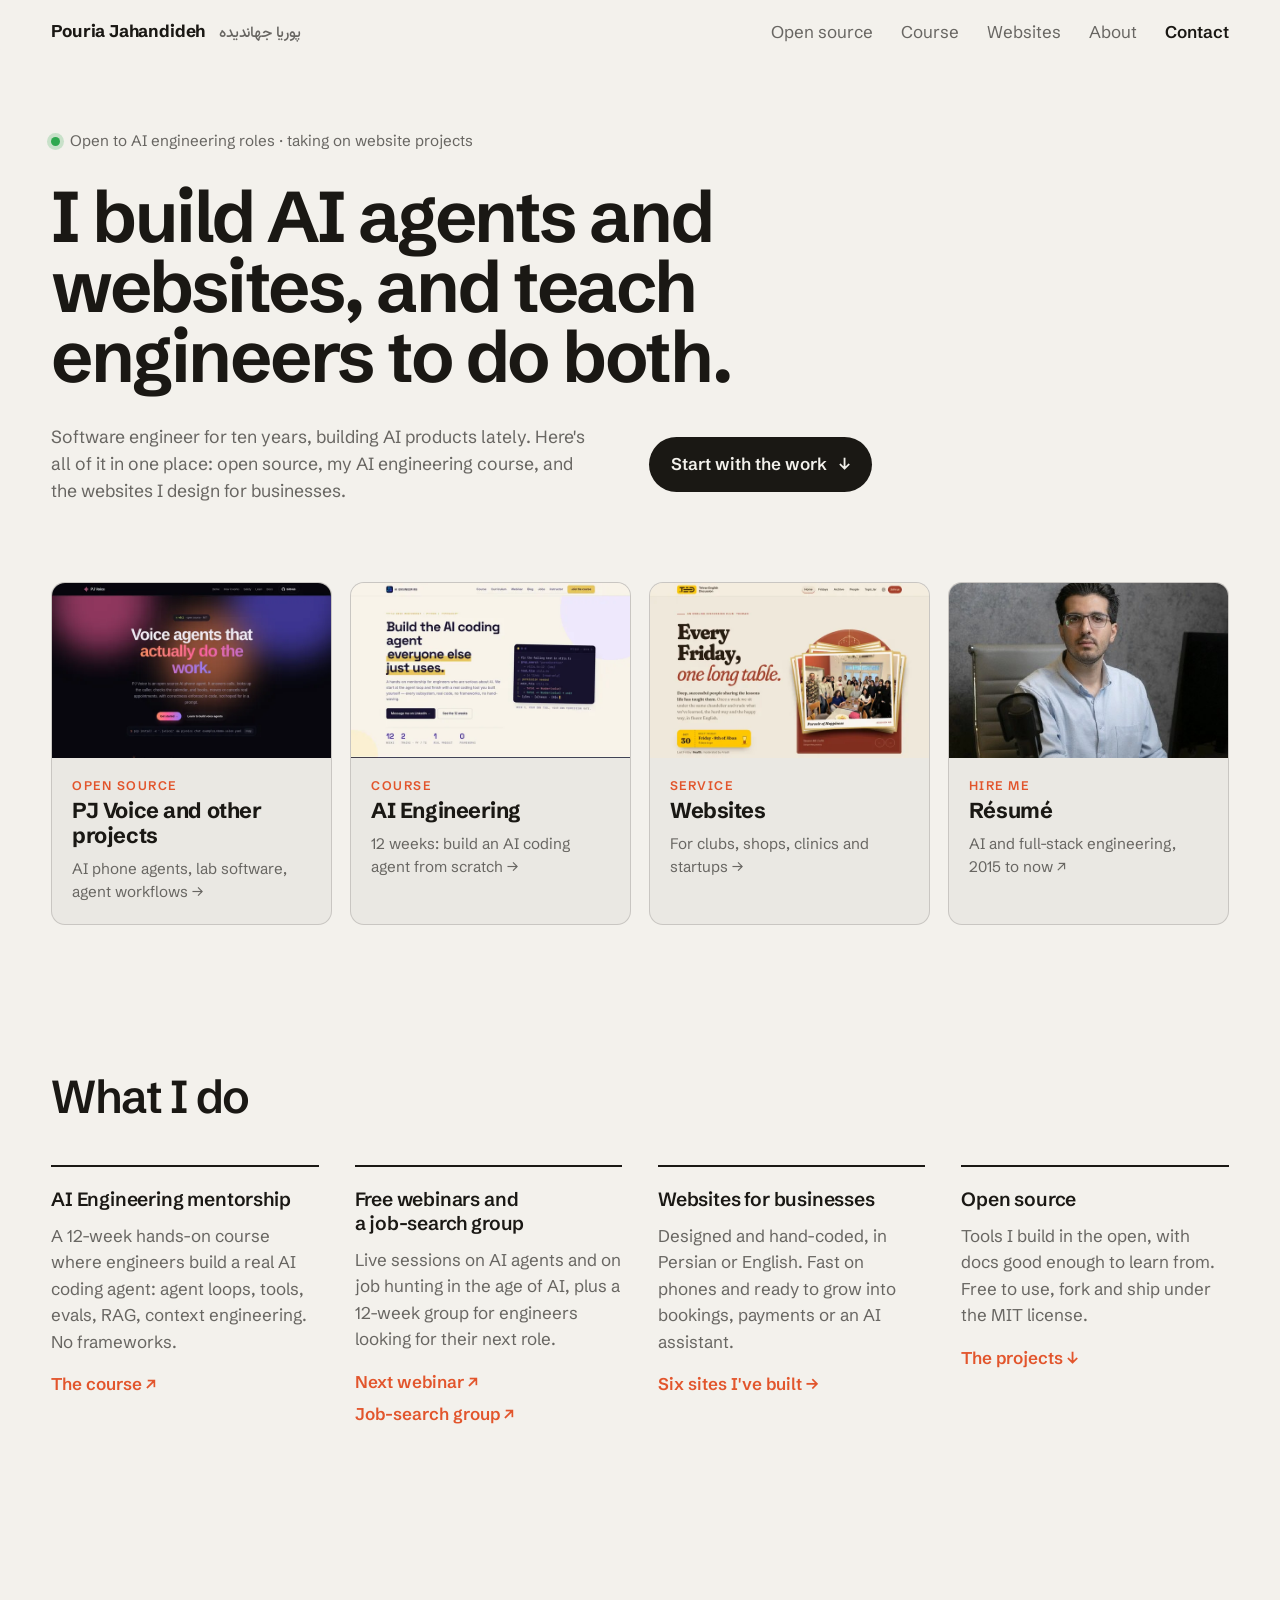
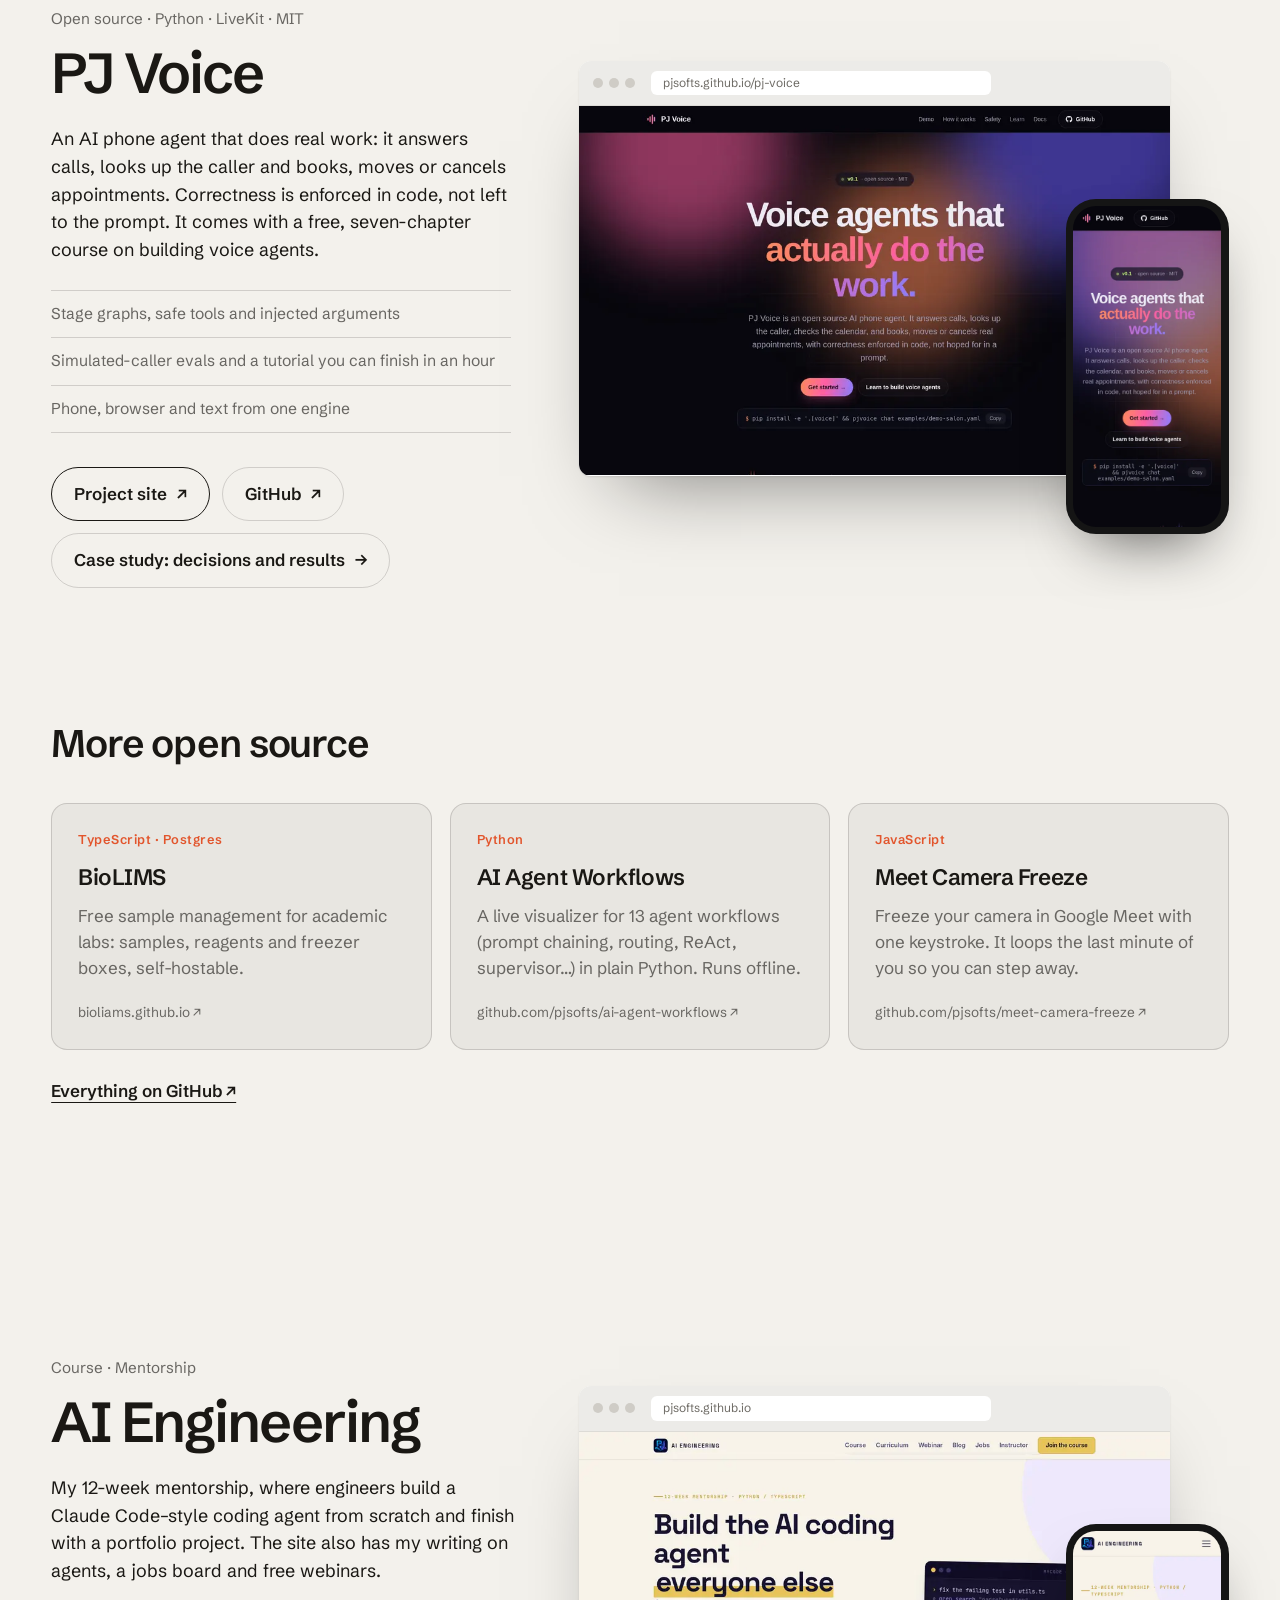
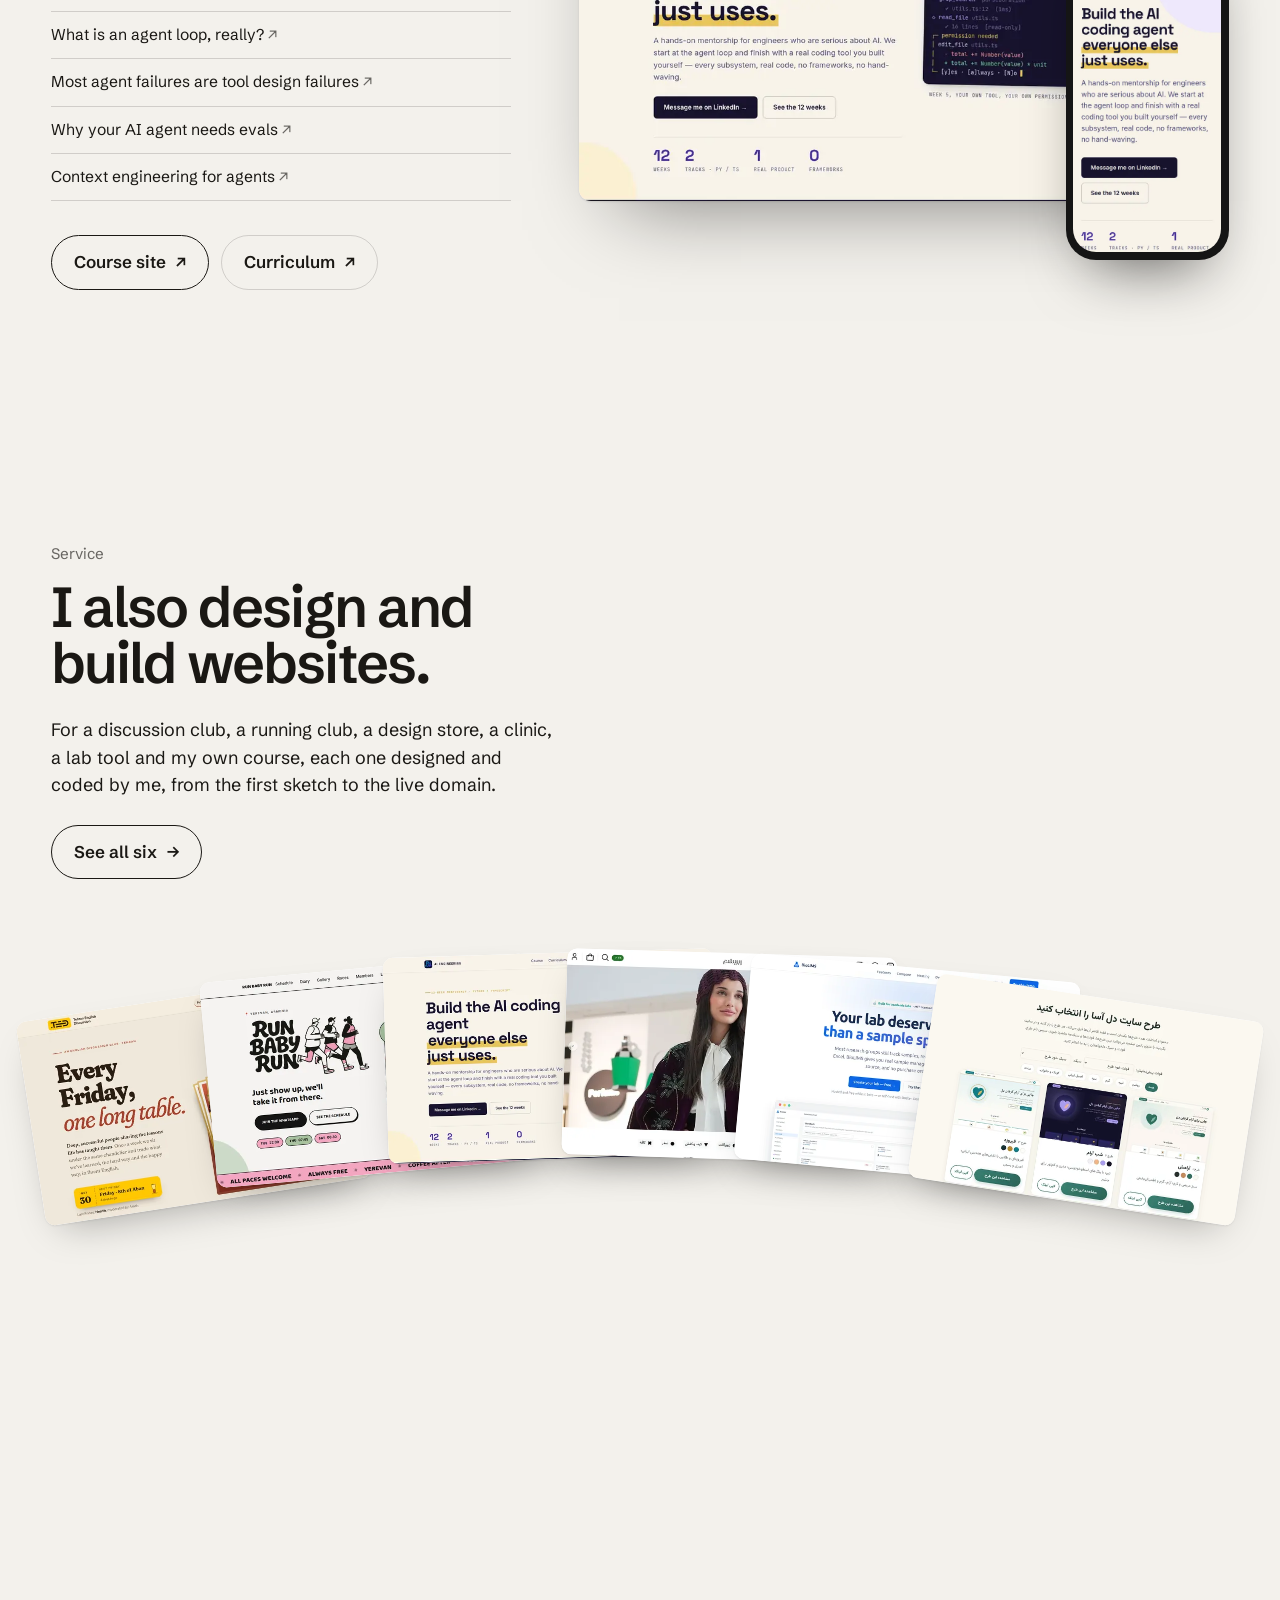
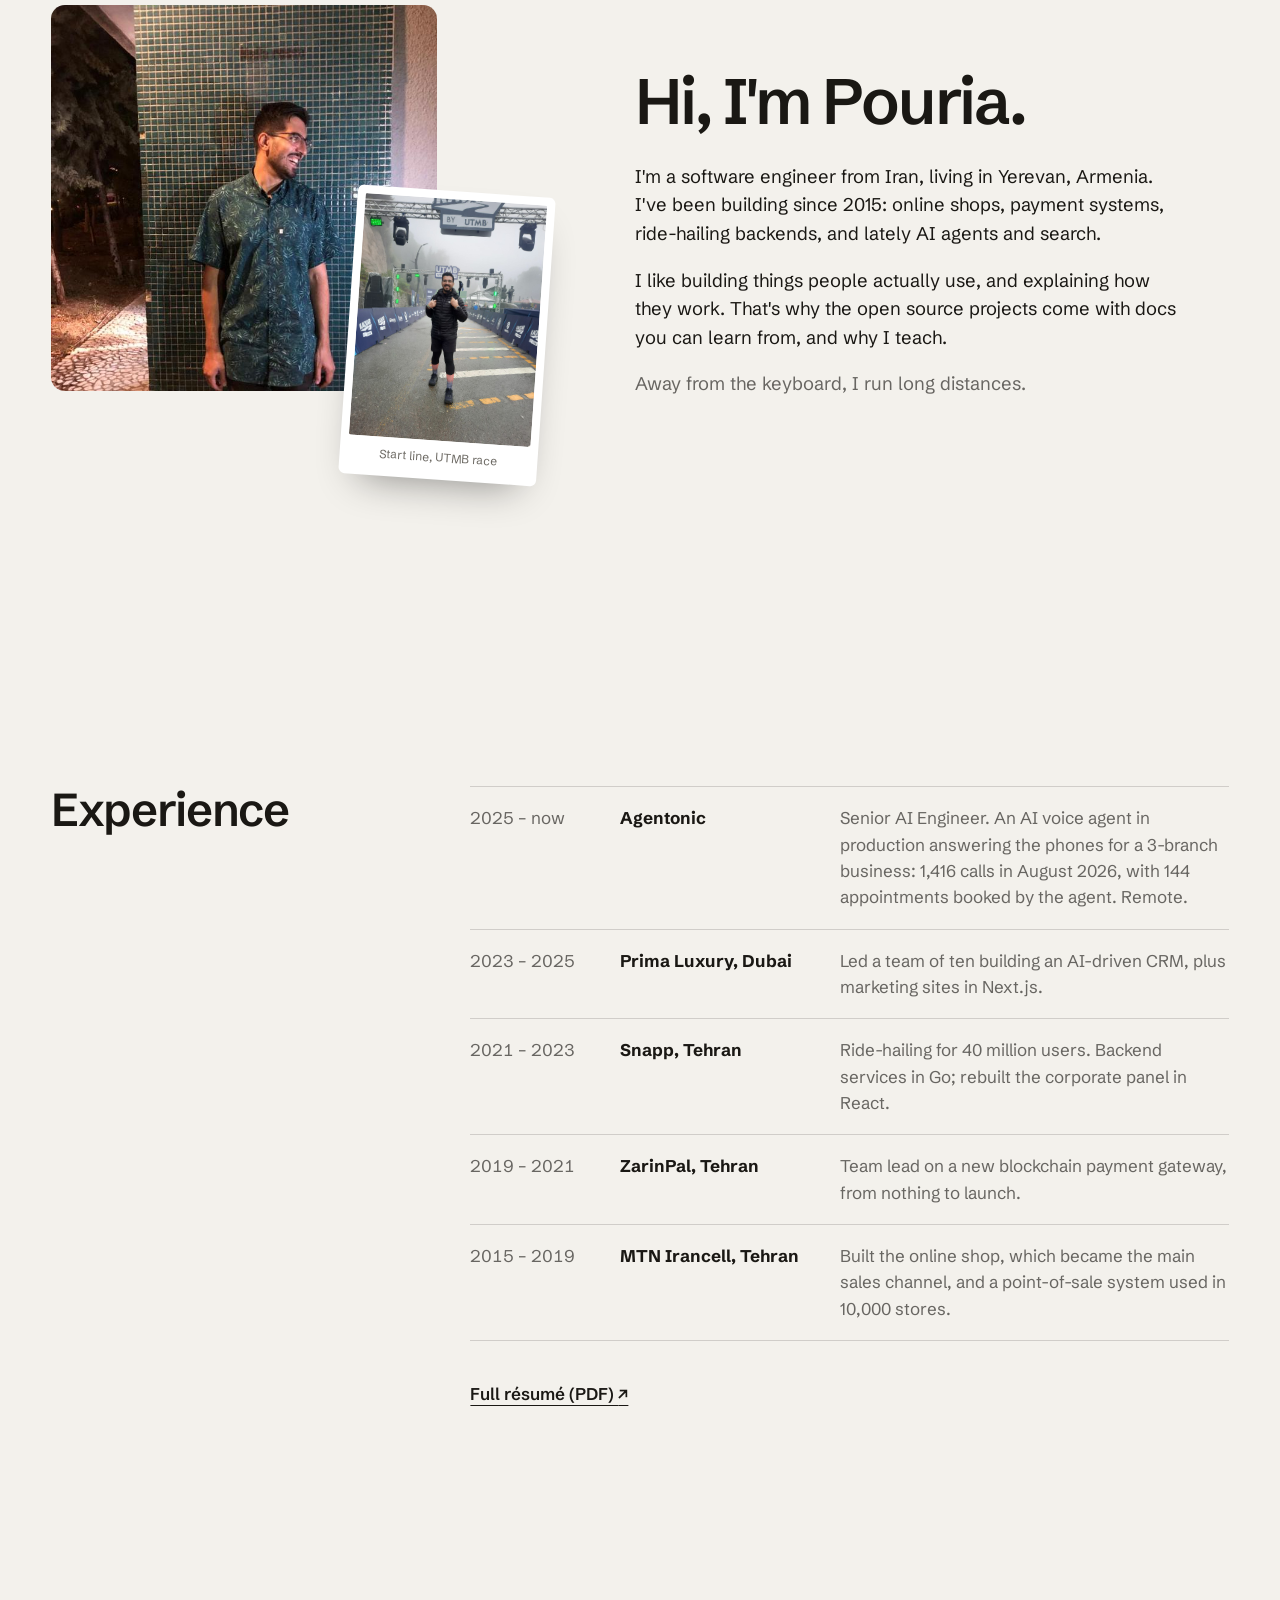
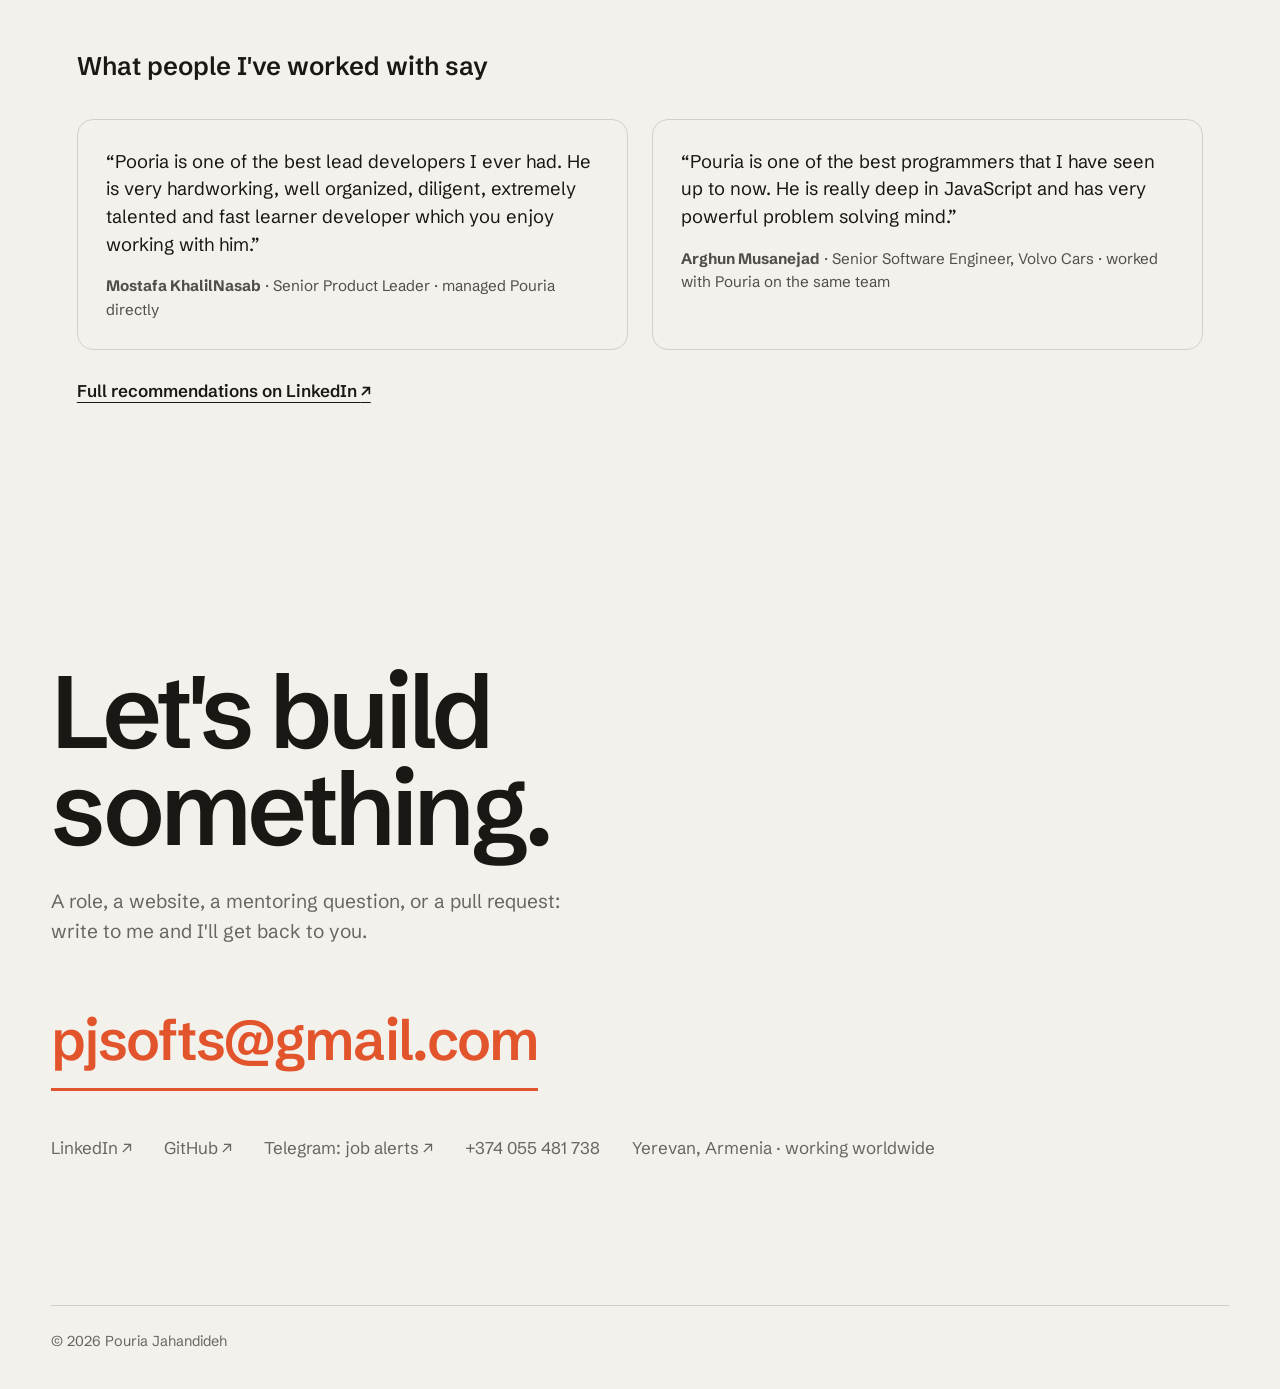
<file: index.html>
<!doctype html>
<html lang="en">
<head>
  <meta charset="utf-8">
  <meta name="viewport" content="width=device-width, initial-scale=1">
  <title>Pouria Jahandideh: AI engineer, open source, websites</title>
  <meta name="description" content="Software and AI engineer. My AI Engineering course, open source projects like PJ Voice, and the websites I design and build, all in one place.">
  <meta name="theme-color" content="#f3f1ec">
  <link rel="icon" href="favicon.ico" sizes="48x48">
  <link rel="icon" href="favicon-32.png" type="image/png" sizes="32x32">
  <link rel="icon" href="icon-192.png" type="image/png" sizes="192x192">
  <link rel="apple-touch-icon" href="apple-touch-icon.png">
  <link rel="canonical" href="https://pouriajahandideh.com/">
  <meta property="og:title" content="Pouria Jahandideh: AI engineer, open source, websites">
  <meta property="og:description" content="My AI Engineering course, open source projects and websites, in one place.">
  <meta property="og:image" content="https://pouriajahandideh.com/assets/work/pjvoice-thumb.webp">
  <meta property="og:url" content="https://pouriajahandideh.com/">
  <link rel="preconnect" href="https://fonts.googleapis.com">
  <link rel="preconnect" href="https://fonts.gstatic.com" crossorigin>
  <link href="https://fonts.googleapis.com/css2?family=Schibsted+Grotesk:ital,wght@0,400..800;1,400..600&family=Vazirmatn:wght@500&display=swap" rel="stylesheet">
  <link rel="stylesheet" href="style.css">
  <link rel="stylesheet" href="hub.css">
  <script type="application/ld+json">
  {"@context":"https://schema.org","@type":"Person","name":"Pouria Jahandideh","url":"https://pouriajahandideh.com/","jobTitle":"AI Engineer","address":{"@type":"PostalAddress","addressLocality":"Yerevan","addressCountry":"AM"},
   "sameAs":["https://github.com/pjsofts","https://www.linkedin.com/in/pouria-jahandideh/","https://pjsofts.github.io/"]}
  </script>
</head>
<body>
  <header class="top">
    <a class="name" href="#">Pouria Jahandideh <span lang="fa" dir="rtl">پوریا جهاندیده</span></a>
    <nav>
      <a href="#open-source">Open source</a>
      <a href="#course">Course</a>
      <a href="websites/">Websites</a>
      <a href="#about">About</a>
      <a class="nav-contact" href="#contact">Contact</a>
    </nav>
  </header>

  <main>
    <section class="hero" data-bg="#f3f1ec" data-ink="#1a1814" data-accent="#e2552c">
      <p class="status"><i></i> Open to AI engineering roles · taking on website projects</p>
      <h1>I build AI agents and websites, and teach engineers to do&nbsp;both.</h1>
      <div class="hero-foot">
        <p>
          Software engineer for ten years, building AI products lately.
          Here's all of it in one place: open source, my AI engineering course,
          and the websites I design for businesses.
        </p>
        <a class="hero-link" href="#open-source">Start with the work <span>↓</span></a>
      </div>

      <div class="doors">
        <a class="door" href="#open-source">
          <img src="assets/work/pjvoice-thumb.webp" alt="PJ Voice project site" width="640" height="400">
          <span class="door-k">Open source</span>
          <strong>PJ Voice and other projects</strong>
          <em>AI phone agents, lab software, agent workflows →</em>
        </a>
        <a class="door" href="#course">
          <img src="assets/work/ai-thumb.webp" alt="AI Engineering course homepage" width="640" height="400">
          <span class="door-k">Course</span>
          <strong>AI Engineering</strong>
          <em>12 weeks: build an AI coding agent from scratch →</em>
        </a>
        <a class="door" href="websites/">
          <img src="assets/work/ted-thumb.webp" alt="Tehran English Discussion website" width="640" height="400">
          <span class="door-k">Service</span>
          <strong>Websites</strong>
          <em>For clubs, shops, clinics and startups →</em>
        </a>
        <a class="door" href="resume.pdf" target="_blank" rel="noopener">
          <img src="assets/pouria-work.jpg" alt="Pouria Jahandideh at work" width="640" height="400" class="door-photo">
          <span class="door-k">Hire me</span>
          <strong>Résumé</strong>
          <em>AI and full-stack engineering, 2015 to now ↗</em>
        </a>
      </div>
    </section>

    <section class="services" data-bg="#f3f1ec" data-ink="#1a1814" data-accent="#e2552c">
      <h2>What I do</h2>
      <div class="how-grid">
        <div>
          <h3>AI Engineering mentorship</h3>
          <p>A 12-week hands-on course where engineers build a real AI coding agent: agent loops, tools, evals, RAG, context engineering. No frameworks.</p>
          <a class="arrow-link" href="https://pjsofts.github.io/">The course ↗</a>
        </div>
        <div>
          <h3>Free webinars and a job-search group</h3>
          <p>Live sessions on AI agents and on job hunting in the age of AI, plus a 12-week group for engineers looking for their next role.</p>
          <a class="arrow-link" href="https://pjsofts.github.io/webinar/job-hunting-ai/">Next webinar ↗</a>
          <a class="arrow-link" href="https://pjsofts.github.io/job-search-group/">Job-search group ↗</a>
        </div>
        <div>
          <h3>Websites for businesses</h3>
          <p>Designed and hand-coded, in Persian or English. Fast on phones and ready to grow into bookings, payments or an AI assistant.</p>
          <a class="arrow-link" href="websites/">Six sites I've built →</a>
        </div>
        <div>
          <h3>Open source</h3>
          <p>Tools I build in the open, with docs good enough to learn from. Free to use, fork and ship under the MIT license.</p>
          <a class="arrow-link" href="#open-source">The projects ↓</a>
        </div>
      </div>
    </section>

    <div id="open-source">
      <section class="project" id="pj-voice" data-bg="#0b0b14" data-ink="#ecebf5" data-accent="#ff8a5b">
        <div class="project-text">
          <p class="meta">Open source · Python · LiveKit · MIT</p>
          <h2>PJ Voice</h2>
          <p class="lede">
            An AI phone agent that does real work: it answers calls, looks up the caller and books,
            moves or cancels appointments. Correctness is enforced in code, not left to the prompt.
            It comes with a free, seven-chapter course on building voice agents.
          </p>
          <ul class="features">
            <li>Stage graphs, safe tools and injected arguments</li>
            <li>Simulated-caller evals and a tutorial you can finish in an hour</li>
            <li>Phone, browser and text from one engine</li>
          </ul>
          <div class="visit-row">
            <a class="visit" href="https://pjsofts.github.io/pj-voice/" target="_blank" rel="noopener">Project site <span>↗</span></a>
            <a class="visit ghost" href="https://github.com/pjsofts/pj-voice" target="_blank" rel="noopener">GitHub <span>↗</span></a>
            <a class="visit ghost" href="work/pj-voice/">Case study: decisions and results <span>→</span></a>
          </div>
        </div>
        <div class="project-visual">
          <div class="desktop">
            <div class="bar"><i></i><i></i><i></i><em>pjsofts.github.io/pj-voice</em></div>
            <div class="screen"><img class="scroller" src="assets/work/pjvoice-desktop.webp" alt="PJ Voice project site" loading="lazy" width="960" height="4255" style="--dur:34s"></div>
          </div>
          <div class="phone"><div class="screen"><img class="scroller" src="assets/work/pjvoice-mobile.webp" alt="PJ Voice project site on a phone" loading="lazy" width="400" height="4308" style="--dur:30s"></div></div>
        </div>
      </section>

      <section class="oss" data-bg="#0b0b14" data-ink="#ecebf5" data-accent="#ff8a5b">
        <h2>More open source</h2>
        <div class="oss-grid">
          <a class="oss-card" href="https://bioliams.github.io/" target="_blank" rel="noopener">
            <span class="oss-lang">TypeScript · Postgres</span>
            <h3>BioLIMS</h3>
            <p>Free sample management for academic labs: samples, reagents and freezer boxes, self-hostable.</p>
            <em>bioliams.github.io ↗</em>
          </a>
          <a class="oss-card" href="https://github.com/pjsofts/ai-agent-workflows" target="_blank" rel="noopener">
            <span class="oss-lang">Python</span>
            <h3>AI Agent Workflows</h3>
            <p>A live visualizer for 13 agent workflows (prompt chaining, routing, ReAct, supervisor…) in plain Python. Runs offline.</p>
            <em>github.com/pjsofts/ai-agent-workflows ↗</em>
          </a>
          <a class="oss-card" href="https://github.com/pjsofts/meet-camera-freeze" target="_blank" rel="noopener">
            <span class="oss-lang">JavaScript</span>
            <h3>Meet Camera Freeze</h3>
            <p>Freeze your camera in Google Meet with one keystroke. It loops the last minute of you so you can step away.</p>
            <em>github.com/pjsofts/meet-camera-freeze ↗</em>
          </a>
        </div>
        <a class="more" href="https://github.com/pjsofts" target="_blank" rel="noopener">Everything on GitHub ↗</a>
      </section>
    </div>

    <section class="project" id="course" data-bg="#1d173a" data-ink="#f4efe4" data-accent="#ecc94b">
      <div class="project-text">
        <p class="meta">Course · Mentorship</p>
        <h2>AI Engineering</h2>
        <p class="lede">
          My 12-week mentorship, where engineers build a Claude Code–style coding agent from scratch
          and finish with a portfolio project. The site also has my writing on agents, a jobs board and free webinars.
        </p>
        <ul class="features writing">
          <li><a href="https://pjsofts.github.io/blog/what-is-an-agent-loop/">What is an agent loop, really?</a></li>
          <li><a href="https://pjsofts.github.io/blog/designing-tools-for-ai-agents/">Most agent failures are tool design failures</a></li>
          <li><a href="https://pjsofts.github.io/blog/why-your-ai-agent-needs-evals/">Why your AI agent needs evals</a></li>
          <li><a href="https://pjsofts.github.io/blog/context-engineering-for-agents/">Context engineering for agents</a></li>
        </ul>
        <div class="visit-row">
          <a class="visit" href="https://pjsofts.github.io/" target="_blank" rel="noopener">Course site <span>↗</span></a>
          <a class="visit ghost" href="https://pjsofts.github.io/curriculum/" target="_blank" rel="noopener">Curriculum <span>↗</span></a>
        </div>
      </div>
      <div class="project-visual">
        <div class="desktop">
          <div class="bar"><i></i><i></i><i></i><em>pjsofts.github.io</em></div>
          <div class="screen"><img class="scroller" src="assets/work/ai-desktop.webp" alt="Homepage of the AI Engineering course" loading="lazy" width="960" height="3733" style="--dur:30s"></div>
        </div>
        <div class="phone"><div class="screen"><img class="scroller" src="assets/work/ai-mobile.webp" alt="AI Engineering course homepage on a phone" loading="lazy" width="400" height="4308" style="--dur:30s"></div></div>
      </div>
    </section>

    <section class="sites" id="websites" data-bg="#efe3d1" data-ink="#2b1b13" data-accent="#b5432b">
      <div class="sites-head">
        <p class="meta">Service</p>
        <h2>I also design and build websites.</h2>
        <p class="lede">For a discussion club, a running club, a design store, a clinic, a lab tool and my own course, each one designed and coded by me, from the first sketch to the live domain.</p>
        <a class="visit" href="websites/">See all six <span>→</span></a>
      </div>
      <div class="fan" aria-label="Websites I've built">
        <a class="fan-card" href="websites/#ted" style="--i:0"><img src="assets/work/ted-thumb.webp" alt="Tehran English Discussion website" width="640" height="400" loading="lazy"><span>Tehran English Discussion</span></a>
        <a class="fan-card" href="websites/#run" style="--i:1"><img src="assets/work/run-thumb.webp" alt="Run Baby Run website" width="640" height="400" loading="lazy"><span>Run Baby Run</span></a>
        <a class="fan-card" href="websites/#ai" style="--i:2"><img src="assets/work/ai-thumb.webp" alt="AI Engineering course homepage" width="640" height="400" loading="lazy"><span>AI Engineering</span></a>
        <a class="fan-card" href="websites/#abrisham" style="--i:3"><img src="assets/work/abrisham-thumb.webp" alt="Abrisham Gallery website" width="640" height="400" loading="lazy"><span>Abrisham Gallery</span></a>
        <a class="fan-card" href="websites/#biolims" style="--i:4"><img src="assets/work/biolims-thumb.webp" alt="BioLIMS website" width="640" height="400" loading="lazy"><span>BioLIMS</span></a>
        <a class="fan-card" href="websites/#clinic" style="--i:5"><img src="assets/work/clinic-thumb.webp" alt="Del Asa Clinic website" width="640" height="400" loading="lazy"><span>Del Asa Clinic</span></a>
      </div>
    </section>

    <section class="about" id="about" data-bg="#f3f1ec" data-ink="#1a1814" data-accent="#e2552c">
      <div class="about-photos">
        <img class="portrait" src="assets/pouria-utmb.jpg" alt="Pouria smiling in front of a green tiled wall" width="640" height="640" loading="lazy">
        <figure class="race">
          <img src="assets/pouria-life.jpg" alt="Pouria at the start line of a UTMB trail race" width="960" height="1280" loading="lazy">
          <figcaption>Start line, UTMB race</figcaption>
        </figure>
      </div>
      <div class="about-text">
        <h2>Hi, I'm Pouria.</h2>
        <p>
          I'm a software engineer from Iran, living in Yerevan, Armenia. I've been building since 2015:
          online shops, payment systems, ride-hailing backends, and lately AI agents and search.
        </p>
        <p>
          I like building things people actually use, and explaining how they work. That's why the
          open source projects come with docs you can learn from, and why I teach.
        </p>
        <p>Away from the keyboard, I run long distances.</p>
      </div>
    </section>

    <section class="how" data-bg="#f3f1ec" data-ink="#1a1814" data-accent="#e2552c">
      <div class="before">
        <h2>Experience</h2>
        <ol class="timeline">
          <li><span>2025 – now</span><strong>Agentonic</strong><p>Senior AI Engineer. An AI voice agent in production answering the phones for a 3-branch business: 1,416 calls in August 2026, with 144 appointments booked by the agent. Remote.</p></li>
          <li><span>2023 – 2025</span><strong>Prima Luxury, Dubai</strong><p>Led a team of ten building an AI-driven CRM, plus marketing sites in Next.js.</p></li>
          <li><span>2021 – 2023</span><strong>Snapp, Tehran</strong><p>Ride-hailing for 40 million users. Backend services in Go; rebuilt the corporate panel in React.</p></li>
          <li><span>2019 – 2021</span><strong>ZarinPal, Tehran</strong><p>Team lead on a new blockchain payment gateway, from nothing to launch.</p></li>
          <li><span>2015 – 2019</span><strong>MTN Irancell, Tehran</strong><p>Built the online shop, which became the main sales channel, and a point-of-sale system used in 10,000 stores.</p></li>
        </ol>
        <a class="resume" href="resume.pdf" target="_blank" rel="noopener">Full résumé (PDF) <span>↗</span></a>
      </div>
    </section>

    <section class="testimonials" id="testimonials" data-bg="#f3f1ec" data-ink="#1a1814" data-accent="#e2552c">
      <h2>What people I've worked with say</h2>
      <div class="quotes">
        <figure>
          <blockquote>“Pooria is one of the best lead developers I ever had. He is very hardworking, well organized, diligent, extremely talented and fast learner developer which you enjoy working with him.”</blockquote>
          <figcaption><strong>Mostafa KhalilNasab</strong> · Senior Product Leader · managed Pouria directly</figcaption>
        </figure>
        <figure>
          <blockquote>“Pouria is one of the best programmers that I have seen up to now. He is really deep in JavaScript and has very powerful problem solving mind.”</blockquote>
          <figcaption><strong>Arghun Musanejad</strong> · Senior Software Engineer, Volvo Cars · worked with Pouria on the same team</figcaption>
        </figure>
      </div>
      <a class="resume" href="https://www.linkedin.com/in/pouria-jahandideh/details/recommendations/" target="_blank" rel="noopener">Full recommendations on LinkedIn <span>↗</span></a>
    </section>

    <section class="contact" id="contact" data-bg="#1a1814" data-ink="#f3f1ec" data-accent="#ff8a5c">
      <h2>Let's build something.</h2>
      <p>A role, a website, a mentoring question, or a pull request: write to me and I'll get back to you.</p>
      <a class="email" href="mailto:pjsofts@gmail.com">pjsofts@gmail.com</a>
      <div class="contact-row">
        <a href="https://www.linkedin.com/in/pouria-jahandideh/" target="_blank" rel="noopener me">LinkedIn ↗</a>
        <a href="https://github.com/pjsofts" target="_blank" rel="noopener me">GitHub ↗</a>
        <a href="https://t.me/pjmentoring" target="_blank" rel="noopener">Telegram: job alerts ↗</a>
        <a href="tel:+374055481738">+374 055 481 738</a>
        <span>Yerevan, Armenia · working worldwide</span>
      </div>
      <footer>© <span id="year">2026</span> Pouria Jahandideh</footer>
    </section>
  </main>

  <script src="script.js"></script>
</body>
</html>
</file>
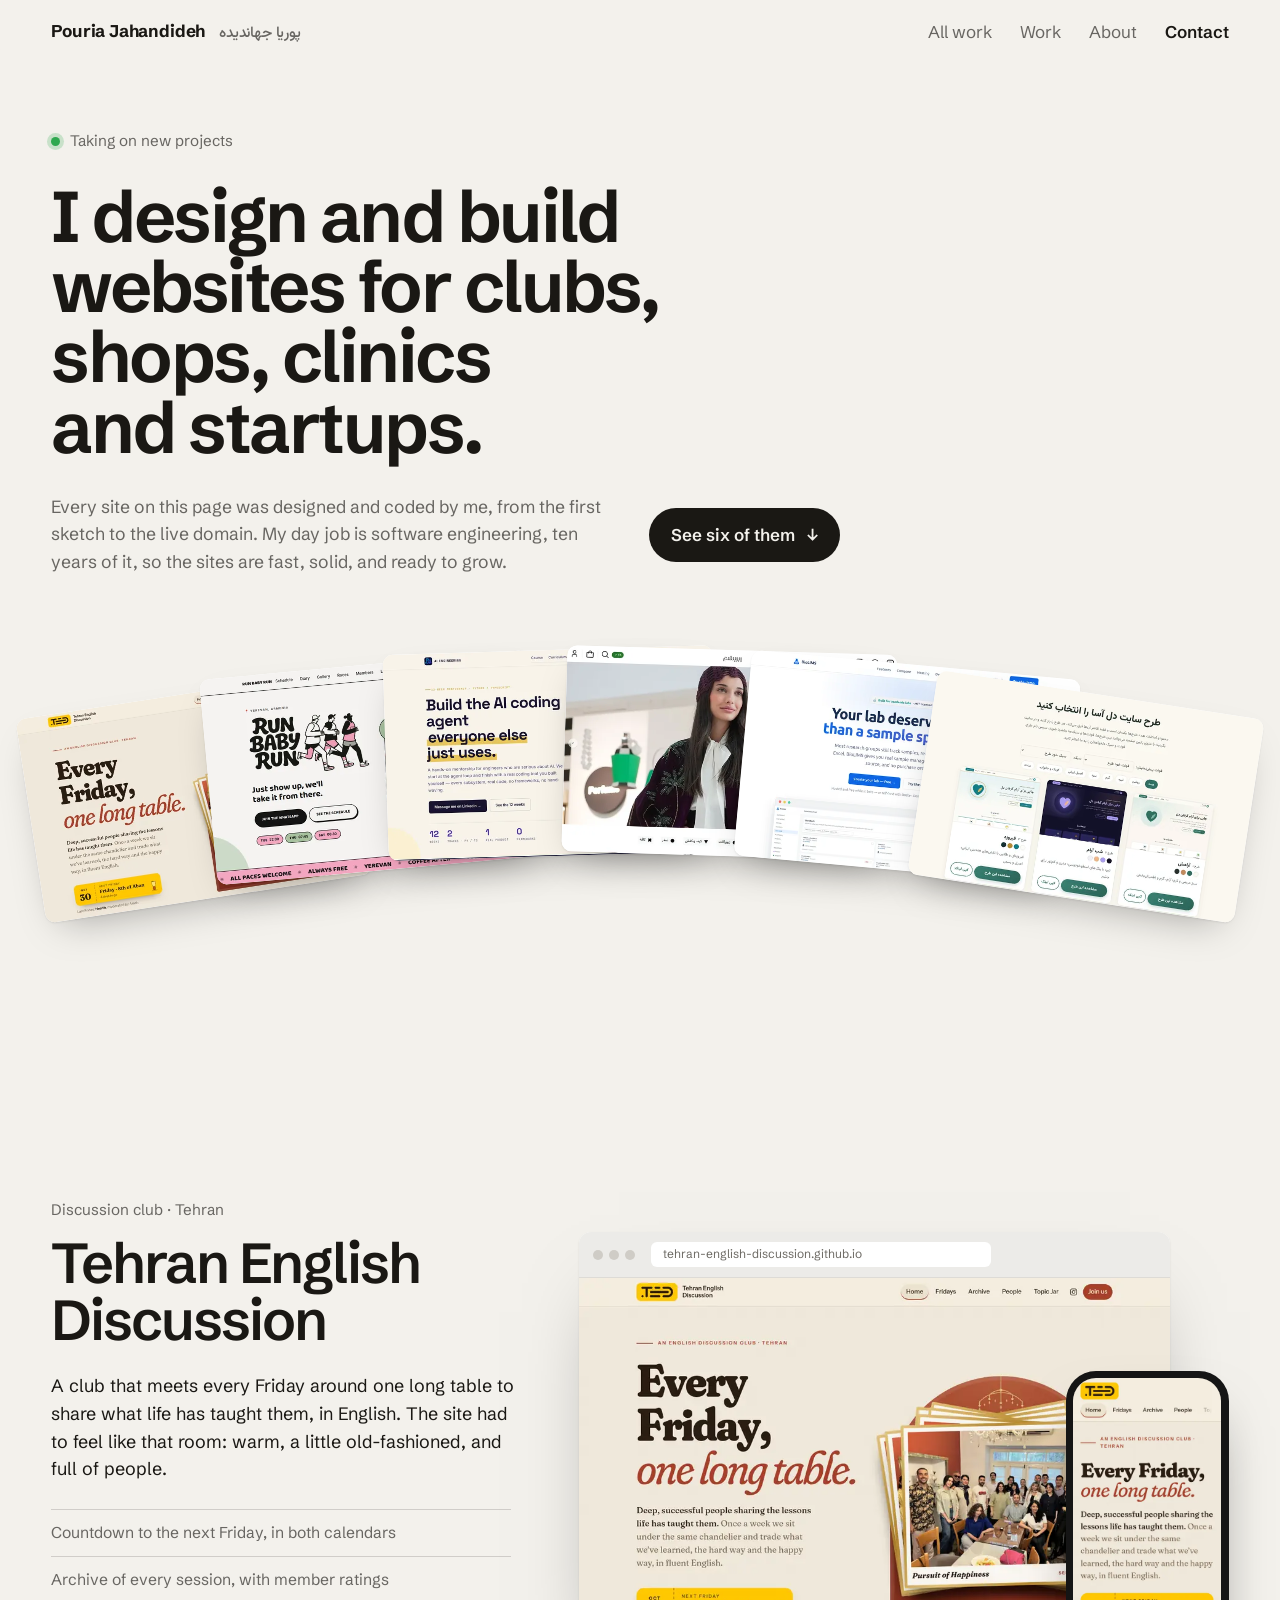
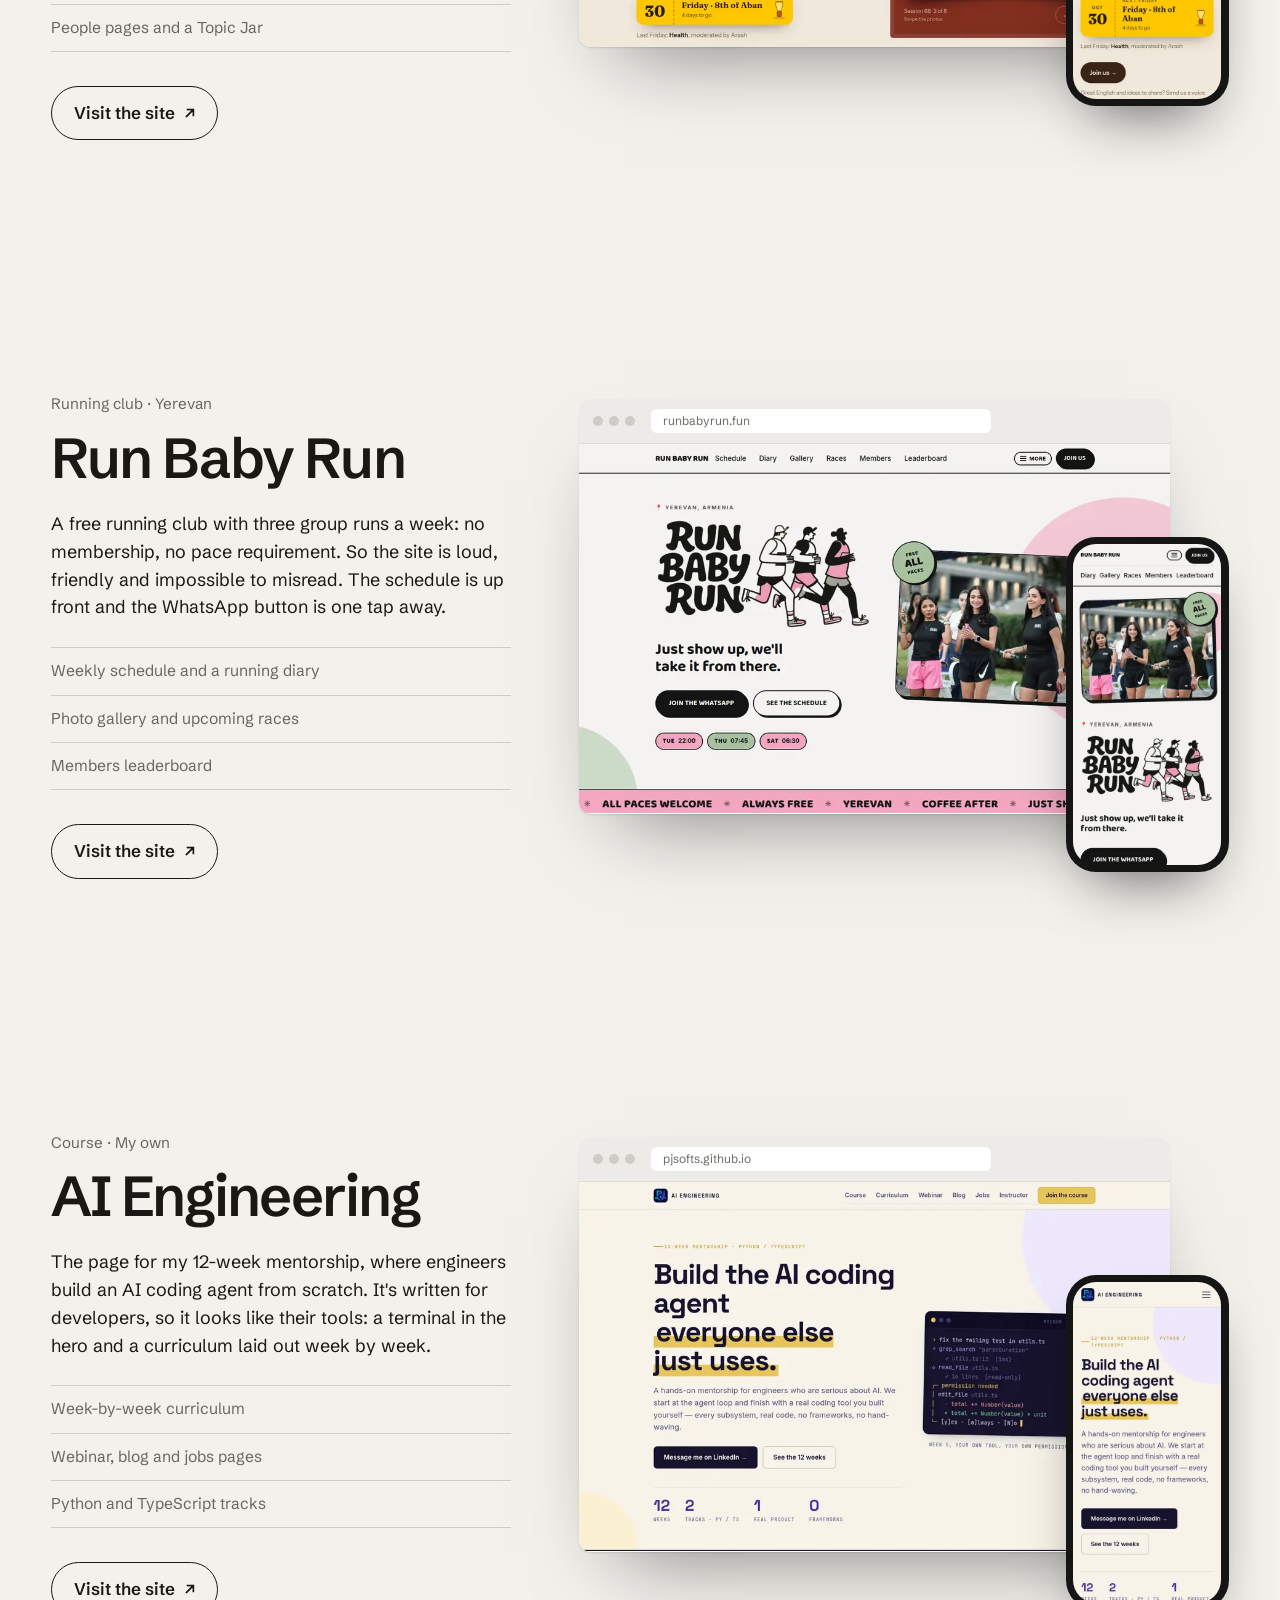
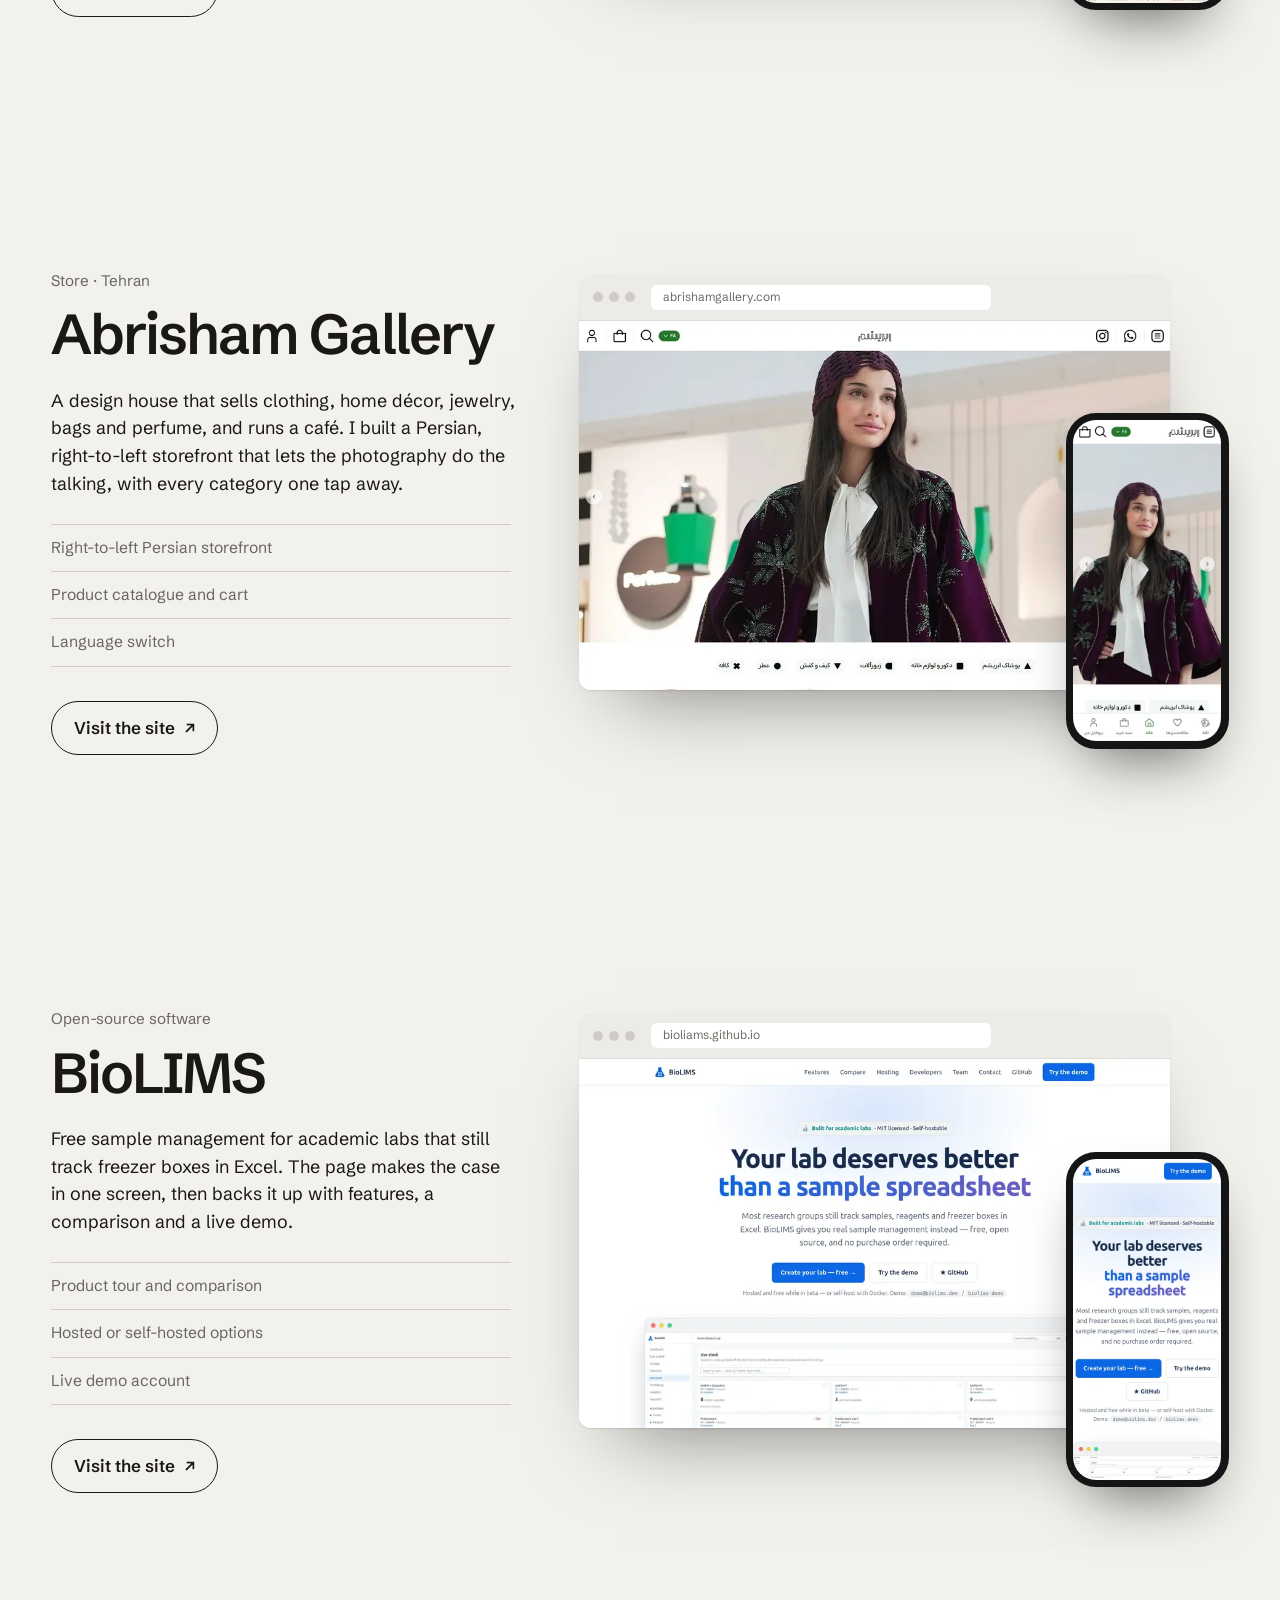
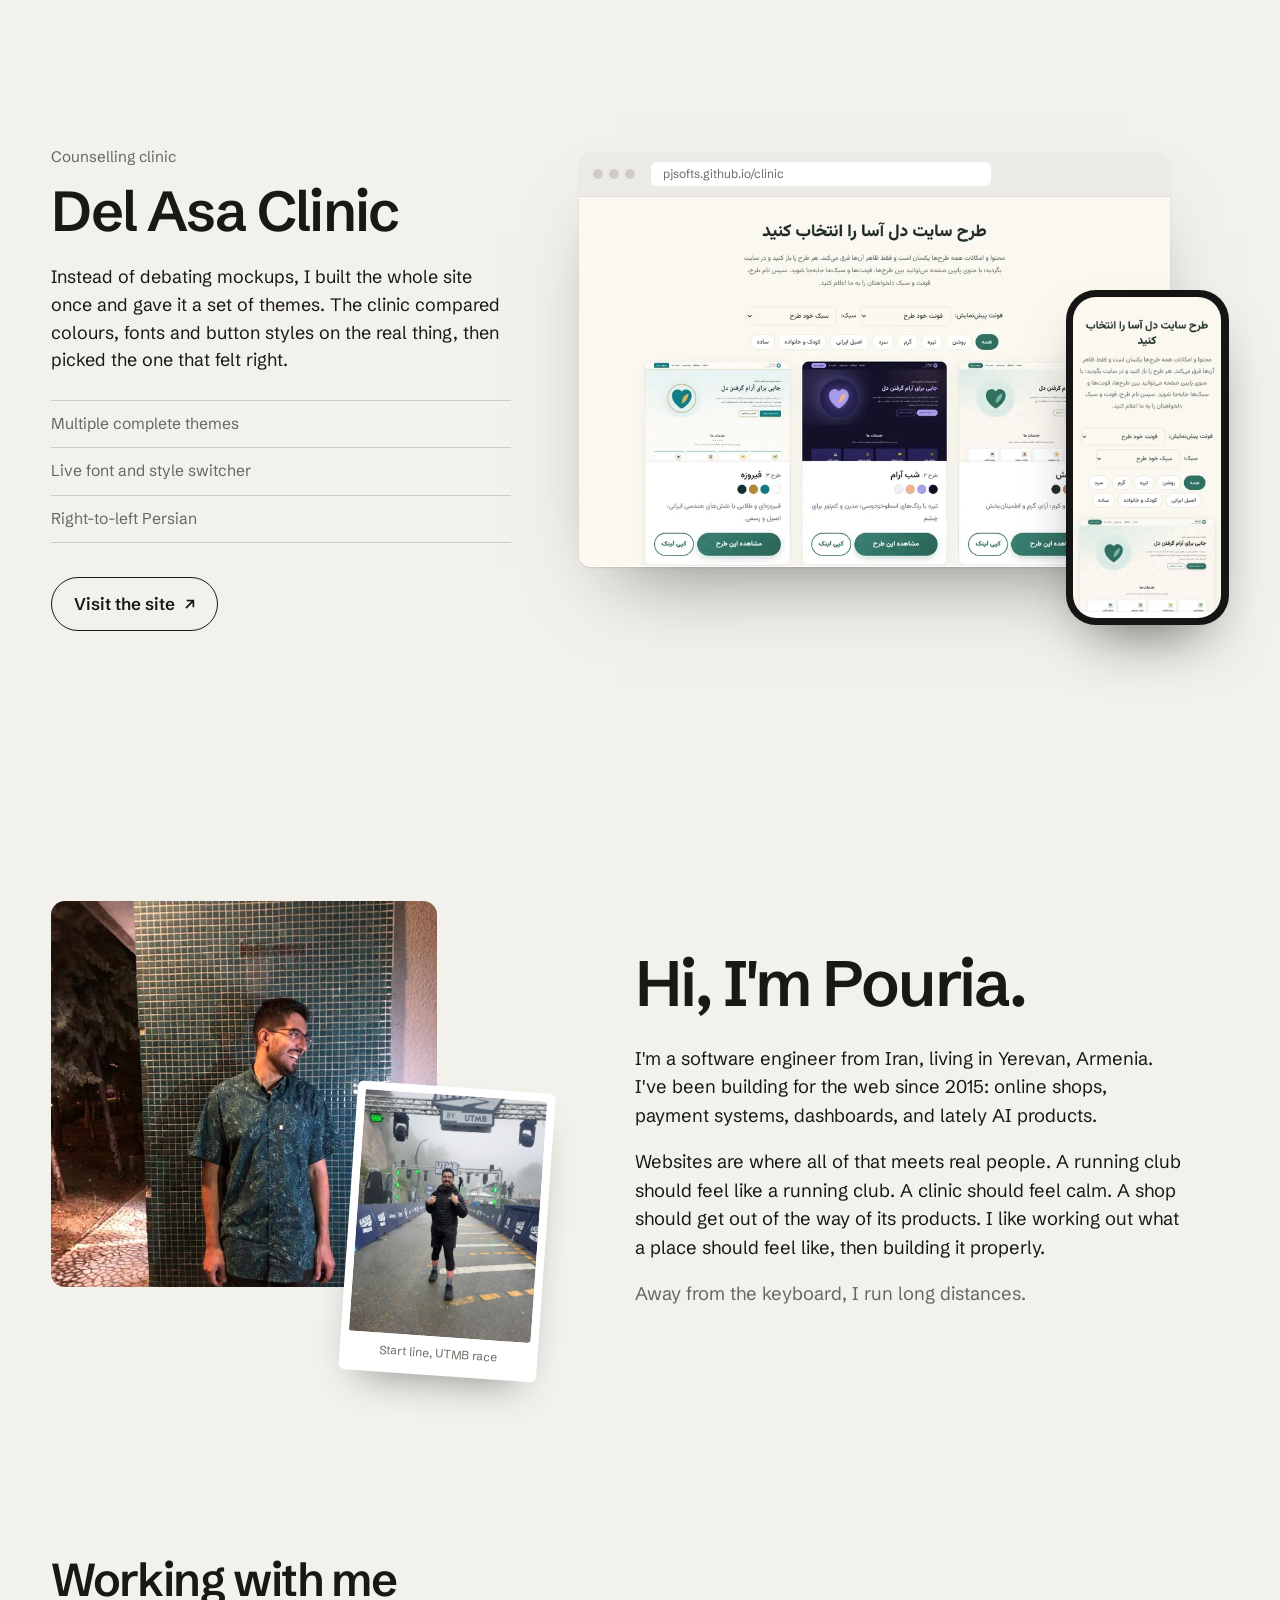
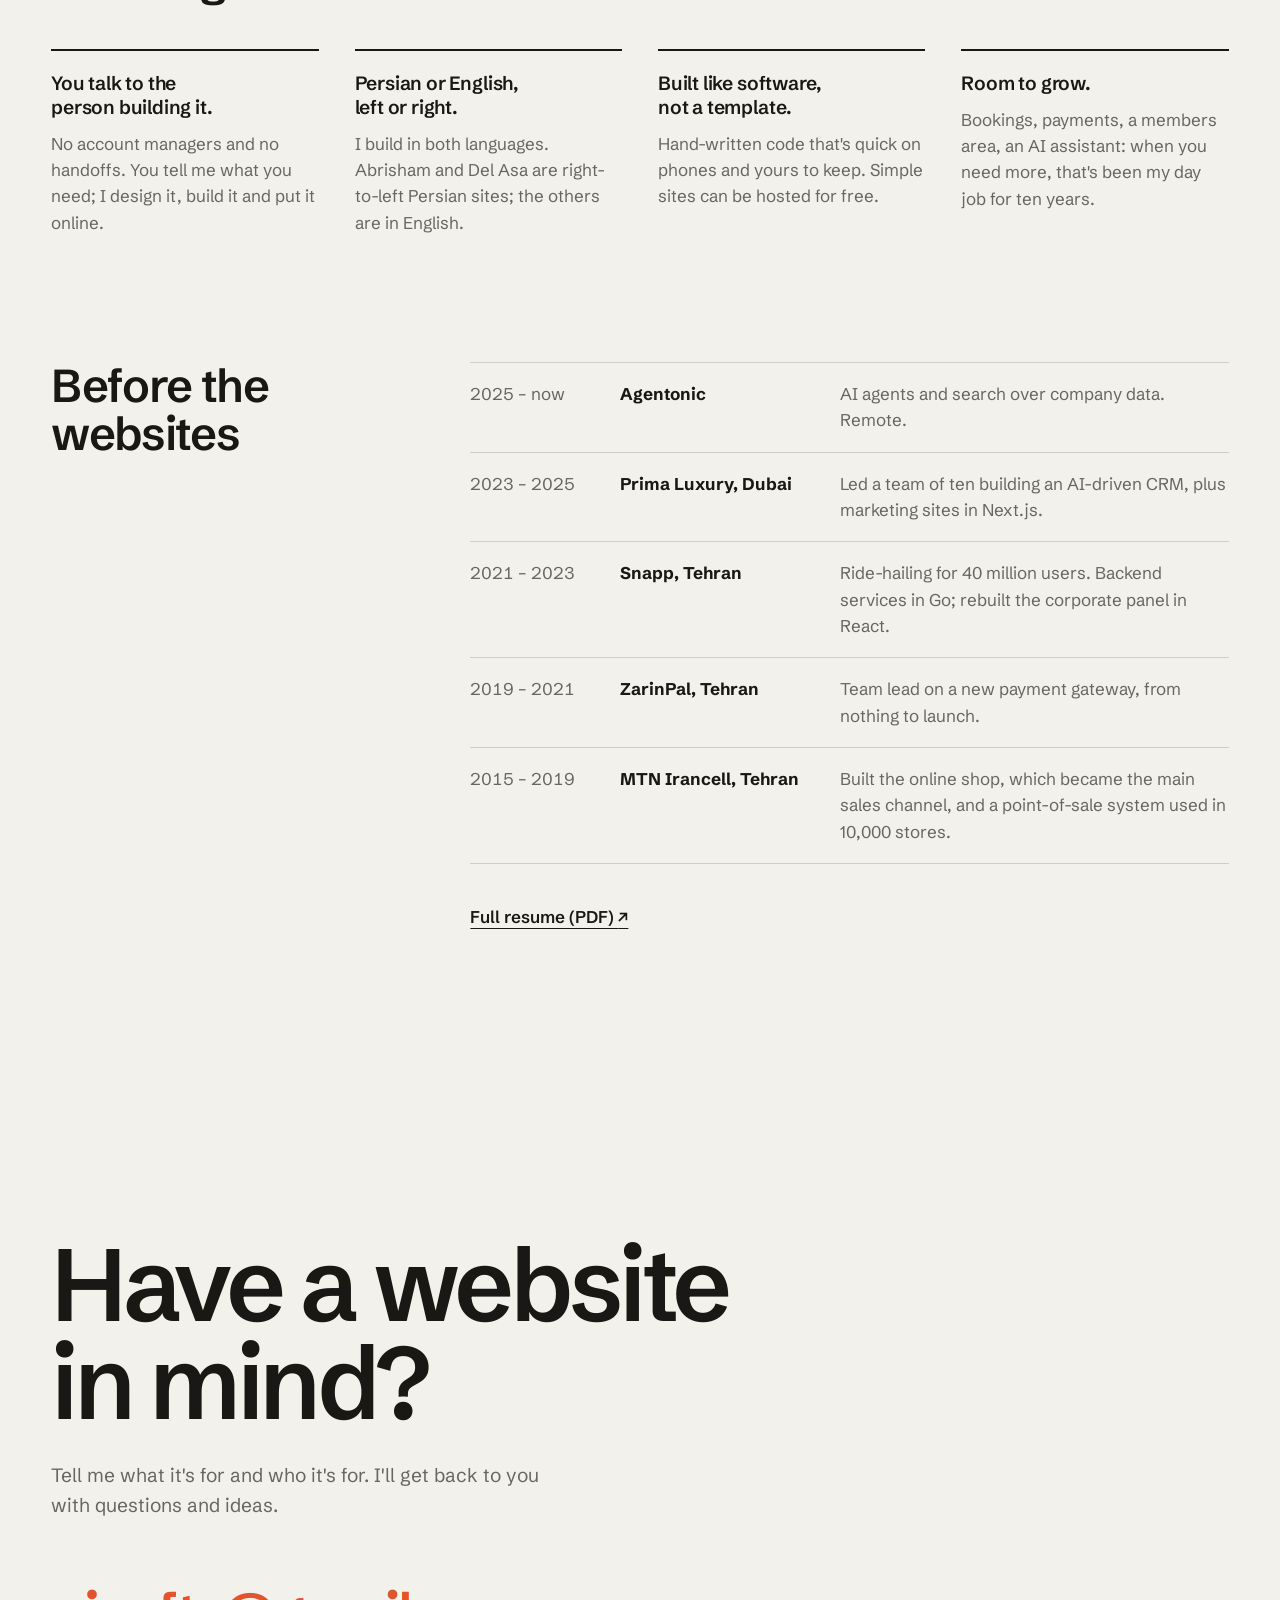
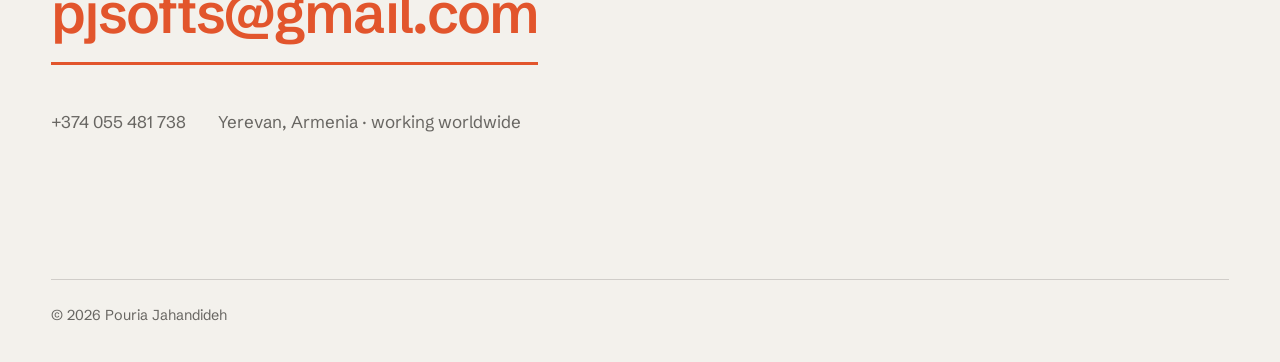
<file: websites/index.html>
<!doctype html>
<html lang="en">
<head>
  <meta charset="utf-8">
  <meta name="viewport" content="width=device-width, initial-scale=1">
  <title>Pouria Jahandideh — Websites</title>
  <meta name="description" content="I design and build websites for clubs, shops, clinics and startups. Here are six of them.">
  <meta name="theme-color" content="#f3f1ec">
  <link rel="icon" href="../favicon.ico" sizes="48x48">
  <link rel="icon" href="../favicon-32.png" type="image/png" sizes="32x32">
  <link rel="icon" href="../icon-192.png" type="image/png" sizes="192x192">
  <link rel="apple-touch-icon" href="../apple-touch-icon.png">
  <meta property="og:title" content="Pouria Jahandideh — Websites">
  <meta property="og:description" content="I design and build websites for clubs, shops, clinics and startups. Here are six of them.">
  <meta property="og:image" content="https://pouriajahandideh.com/assets/work/ted-thumb.webp">
  <meta property="og:url" content="https://pouriajahandideh.com/websites/">
  <link rel="preconnect" href="https://fonts.googleapis.com">
  <link rel="preconnect" href="https://fonts.gstatic.com" crossorigin>
  <link href="https://fonts.googleapis.com/css2?family=Schibsted+Grotesk:ital,wght@0,400..800;1,400..600&family=Vazirmatn:wght@500&display=swap" rel="stylesheet">
  <link rel="stylesheet" href="../style.css">
<link rel="canonical" href="https://pouriajahandideh.com/websites/">
</head>
<body>
  <header class="top">
    <a class="name" href="../">Pouria Jahandideh <span lang="fa" dir="rtl">پوریا جهاندیده</span></a>
    <nav>
<a href="../">All work</a>
      <a href="#work">Work</a>
      <a href="#about">About</a>
      <a class="nav-contact" href="#contact">Contact</a>
    </nav>
  </header>

  <main>
    <section class="hero" data-bg="#f3f1ec" data-ink="#1a1814" data-accent="#e2552c">
      <p class="status"><i></i> Taking on new projects</p>
      <h1>I design and build websites for clubs, shops, clinics and&nbsp;startups.</h1>
      <div class="hero-foot">
        <p>
          Every site on this page was designed and coded by me, from the first sketch
          to the live domain. My day job is software engineering, ten years of it,
          so the sites are fast, solid, and ready to grow.
        </p>
        <a class="hero-link" href="#work">See six of them <span>↓</span></a>
      </div>

      <div class="fan" aria-label="Websites on this page">
        <a class="fan-card" href="#ted" style="--i:0"><img src="../assets/work/ted-thumb.webp" alt="Tehran English Discussion website" width="640" height="400"><span>Tehran English Discussion</span></a>
        <a class="fan-card" href="#run" style="--i:1"><img src="../assets/work/run-thumb.webp" alt="Run Baby Run website" width="640" height="400"><span>Run Baby Run</span></a>
        <a class="fan-card" href="#ai" style="--i:2"><img src="../assets/work/ai-thumb.webp" alt="AI Engineering course website" width="640" height="400"><span>AI Engineering</span></a>
        <a class="fan-card" href="#abrisham" style="--i:3"><img src="../assets/work/abrisham-thumb.webp" alt="Abrisham Gallery website" width="640" height="400"><span>Abrisham Gallery</span></a>
        <a class="fan-card" href="#biolims" style="--i:4"><img src="../assets/work/biolims-thumb.webp" alt="BioLIMS website" width="640" height="400"><span>BioLIMS</span></a>
        <a class="fan-card" href="#clinic" style="--i:5"><img src="../assets/work/clinic-thumb.webp" alt="Del Asa Clinic website" width="640" height="400"><span>Del Asa Clinic</span></a>
      </div>
    </section>

    <div id="work">
      <section class="project" id="ted" data-bg="#efe3d1" data-ink="#2b1b13" data-accent="#b5432b">
        <div class="project-text">
          <p class="meta">Discussion club · Tehran</p>
          <h2>Tehran English Discussion</h2>
          <p class="lede">
            A club that meets every Friday around one long table to share what life has taught them,
            in English. The site had to feel like that room: warm, a little old-fashioned, and full of people.
          </p>
          <ul class="features">
            <li>Countdown to the next Friday, in both calendars</li>
            <li>Archive of every session, with member ratings</li>
            <li>People pages and a Topic Jar</li>
          </ul>
          <a class="visit" href="https://tehran-english-discussion.github.io/" target="_blank" rel="noopener">Visit the site <span>↗</span></a>
        </div>
        <div class="project-visual">
          <div class="desktop">
            <div class="bar"><i></i><i></i><i></i><em>tehran-english-discussion.github.io</em></div>
            <div class="screen"><img class="scroller" src="../assets/work/ted-desktop.webp" alt="Full homepage of Tehran English Discussion" loading="lazy" width="960" height="2480" style="--dur:22s"></div>
          </div>
          <div class="phone"><div class="screen"><img class="scroller" src="../assets/work/ted-mobile.webp" alt="Tehran English Discussion website on a phone" loading="lazy" width="400" height="4308" style="--dur:30s"></div></div>
        </div>
      </section>

      <section class="project" id="run" data-bg="#f6d5e1" data-ink="#141414" data-accent="#141414">
        <div class="project-text">
          <p class="meta">Running club · Yerevan</p>
          <h2>Run Baby Run</h2>
          <p class="lede">
            A free running club with three group runs a week: no membership, no pace requirement.
            So the site is loud, friendly and impossible to misread. The schedule is up front and
            the WhatsApp button is one tap away.
          </p>
          <ul class="features">
            <li>Weekly schedule and a running diary</li>
            <li>Photo gallery and upcoming races</li>
            <li>Members leaderboard</li>
          </ul>
          <a class="visit" href="http://runbabyrun.fun/" target="_blank" rel="noopener">Visit the site <span>↗</span></a>
        </div>
        <div class="project-visual">
          <div class="desktop">
            <div class="bar"><i></i><i></i><i></i><em>runbabyrun.fun</em></div>
            <div class="screen"><img class="scroller" src="../assets/work/run-desktop.webp" alt="Full homepage of Run Baby Run" loading="lazy" width="960" height="3733" style="--dur:30s"></div>
          </div>
          <div class="phone"><div class="screen"><img class="scroller" src="../assets/work/run-mobile.webp" alt="Run Baby Run website on a phone" loading="lazy" width="400" height="4308" style="--dur:30s"></div></div>
        </div>
      </section>

      <section class="project" id="ai" data-bg="#1d173a" data-ink="#f4efe4" data-accent="#ecc94b">
        <div class="project-text">
          <p class="meta">Course · My own</p>
          <h2>AI Engineering</h2>
          <p class="lede">
            The page for my 12-week mentorship, where engineers build an AI coding agent from scratch.
            It's written for developers, so it looks like their tools: a terminal in the hero and a
            curriculum laid out week by week.
          </p>
          <ul class="features">
            <li>Week-by-week curriculum</li>
            <li>Webinar, blog and jobs pages</li>
            <li>Python and TypeScript tracks</li>
          </ul>
          <a class="visit" href="https://pjsofts.github.io" target="_blank" rel="noopener">Visit the site <span>↗</span></a>
        </div>
        <div class="project-visual">
          <div class="desktop">
            <div class="bar"><i></i><i></i><i></i><em>pjsofts.github.io</em></div>
            <div class="screen"><img class="scroller" src="../assets/work/ai-desktop.webp" alt="Full homepage of the AI Engineering course" loading="lazy" width="960" height="3733" style="--dur:30s"></div>
          </div>
          <div class="phone"><div class="screen"><img class="scroller" src="../assets/work/ai-mobile.webp" alt="AI Engineering course website on a phone" loading="lazy" width="400" height="4308" style="--dur:30s"></div></div>
        </div>
      </section>

      <section class="project" id="abrisham" data-bg="#f6f6f2" data-ink="#111111" data-accent="#2e7d4a">
        <div class="project-text">
          <p class="meta">Store · Tehran</p>
          <h2>Abrisham Gallery</h2>
          <p class="lede">
            A design house that sells clothing, home décor, jewelry, bags and perfume, and runs a café.
            I built a Persian, right-to-left storefront that lets the photography do the talking,
            with every category one tap away.
          </p>
          <ul class="features">
            <li>Right-to-left Persian storefront</li>
            <li>Product catalogue and cart</li>
            <li>Language switch</li>
          </ul>
          <a class="visit" href="https://abrishamgallery.com/" target="_blank" rel="noopener">Visit the site <span>↗</span></a>
        </div>
        <div class="project-visual">
          <div class="desktop">
            <div class="bar"><i></i><i></i><i></i><em>abrishamgallery.com</em></div>
            <div class="screen"><img class="scroller" src="../assets/work/abrisham-desktop.webp" alt="Full homepage of Abrisham Gallery" loading="lazy" width="960" height="3775" style="--dur:30s"></div>
          </div>
          <div class="phone"><div class="screen"><img class="scroller" src="../assets/work/abrisham-mobile.webp" alt="Abrisham Gallery website on a phone" loading="lazy" width="400" height="4308" style="--dur:30s"></div></div>
        </div>
      </section>

      <section class="project" id="biolims" data-bg="#e2eafa" data-ink="#0f1d3a" data-accent="#1d5fe0">
        <div class="project-text">
          <p class="meta">Open-source software</p>
          <h2>BioLIMS</h2>
          <p class="lede">
            Free sample management for academic labs that still track freezer boxes in Excel.
            The page makes the case in one screen, then backs it up with features, a comparison
            and a live demo.
          </p>
          <ul class="features">
            <li>Product tour and comparison</li>
            <li>Hosted or self-hosted options</li>
            <li>Live demo account</li>
          </ul>
          <a class="visit" href="https://bioliams.github.io/" target="_blank" rel="noopener">Visit the site <span>↗</span></a>
        </div>
        <div class="project-visual">
          <div class="desktop">
            <div class="bar"><i></i><i></i><i></i><em>bioliams.github.io</em></div>
            <div class="screen"><img class="scroller" src="../assets/work/biolims-desktop.webp" alt="Full homepage of BioLIMS" loading="lazy" width="960" height="3733" style="--dur:30s"></div>
          </div>
          <div class="phone"><div class="screen"><img class="scroller" src="../assets/work/biolims-mobile.webp" alt="BioLIMS website on a phone" loading="lazy" width="400" height="4308" style="--dur:30s"></div></div>
        </div>
      </section>

      <section class="project" id="clinic" data-bg="#dce9e2" data-ink="#11302a" data-accent="#2f6f5e">
        <div class="project-text">
          <p class="meta">Counselling clinic</p>
          <h2>Del Asa Clinic</h2>
          <p class="lede">
            Instead of debating mockups, I built the whole site once and gave it a set of themes.
            The clinic compared colours, fonts and button styles on the real thing, then picked
            the one that felt right.
          </p>
          <ul class="features">
            <li>Multiple complete themes</li>
            <li>Live font and style switcher</li>
            <li>Right-to-left Persian</li>
          </ul>
          <a class="visit" href="https://pjsofts.github.io/clinic/themes.html" target="_blank" rel="noopener">Visit the site <span>↗</span></a>
        </div>
        <div class="project-visual">
          <div class="desktop">
            <div class="bar"><i></i><i></i><i></i><em>pjsofts.github.io/clinic</em></div>
            <div class="screen"><img class="scroller" src="../assets/work/clinic-desktop.webp" alt="Theme picker page of the Del Asa clinic site" loading="lazy" width="960" height="3733" style="--dur:30s"></div>
          </div>
          <div class="phone"><div class="screen"><img class="scroller" src="../assets/work/clinic-mobile.webp" alt="Del Asa Clinic website on a phone" loading="lazy" width="400" height="4308" style="--dur:30s"></div></div>
        </div>
      </section>
    </div>

    <section class="about" id="about" data-bg="#f3f1ec" data-ink="#1a1814" data-accent="#e2552c">
      <div class="about-photos">
        <img class="portrait" src="../assets/pouria-utmb.jpg" alt="Pouria smiling in front of a green tiled wall" width="640" height="640" loading="lazy">
        <figure class="race">
          <img src="../assets/pouria-life.jpg" alt="Pouria at the start line of a UTMB trail race" width="960" height="1280" loading="lazy">
          <figcaption>Start line, UTMB race</figcaption>
        </figure>
      </div>
      <div class="about-text">
        <h2>Hi, I'm Pouria.</h2>
        <p>
          I'm a software engineer from Iran, living in Yerevan, Armenia. I've been building for
          the web since 2015: online shops, payment systems, dashboards, and lately AI products.
        </p>
        <p>
          Websites are where all of that meets real people. A running club should feel like a
          running club. A clinic should feel calm. A shop should get out of the way of its
          products. I like working out what a place should feel like, then building it properly.
        </p>
        <p>Away from the keyboard, I run long distances.</p>
      </div>
    </section>

    <section class="how" data-bg="#f3f1ec" data-ink="#1a1814" data-accent="#e2552c">
      <h2>Working with me</h2>
      <div class="how-grid">
        <div>
          <h3>You talk to the person building it.</h3>
          <p>No account managers and no handoffs. You tell me what you need; I design it, build it and put it online.</p>
        </div>
        <div>
          <h3>Persian or English, left or right.</h3>
          <p>I build in both languages. Abrisham and Del Asa are right-to-left Persian sites; the others are in English.</p>
        </div>
        <div>
          <h3>Built like software, not a template.</h3>
          <p>Hand-written code that's quick on phones and yours to keep. Simple sites can be hosted for free.</p>
        </div>
        <div>
          <h3>Room to grow.</h3>
          <p>Bookings, payments, a members area, an AI assistant: when you need more, that's been my day job for ten years.</p>
        </div>
      </div>

      <div class="before">
        <h2>Before the websites</h2>
        <ol class="timeline">
          <li><span>2025 – now</span><strong>Agentonic</strong><p>AI agents and search over company data. Remote.</p></li>
          <li><span>2023 – 2025</span><strong>Prima Luxury, Dubai</strong><p>Led a team of ten building an AI-driven CRM, plus marketing sites in Next.js.</p></li>
          <li><span>2021 – 2023</span><strong>Snapp, Tehran</strong><p>Ride-hailing for 40 million users. Backend services in Go; rebuilt the corporate panel in React.</p></li>
          <li><span>2019 – 2021</span><strong>ZarinPal, Tehran</strong><p>Team lead on a new payment gateway, from nothing to launch.</p></li>
          <li><span>2015 – 2019</span><strong>MTN Irancell, Tehran</strong><p>Built the online shop, which became the main sales channel, and a point-of-sale system used in 10,000 stores.</p></li>
        </ol>
        <a class="resume" href="../resume.pdf" target="_blank" rel="noopener">Full resume (PDF) <span>↗</span></a>
      </div>
    </section>

    <section class="contact" id="contact" data-bg="#1a1814" data-ink="#f3f1ec" data-accent="#ff8a5c">
      <h2>Have a website in mind?</h2>
      <p>Tell me what it's for and who it's for. I'll get back to you with questions and ideas.</p>
      <a class="email" href="mailto:pjsofts@gmail.com">pjsofts@gmail.com</a>
      <div class="contact-row">
        <a href="tel:+374055481738">+374 055 481 738</a>
        <span>Yerevan, Armenia · working worldwide</span>
      </div>
      <footer>© <span id="year">2026</span> Pouria Jahandideh</footer>
    </section>
  </main>

  <script src="../script.js"></script>
</body>
</html>
</file>
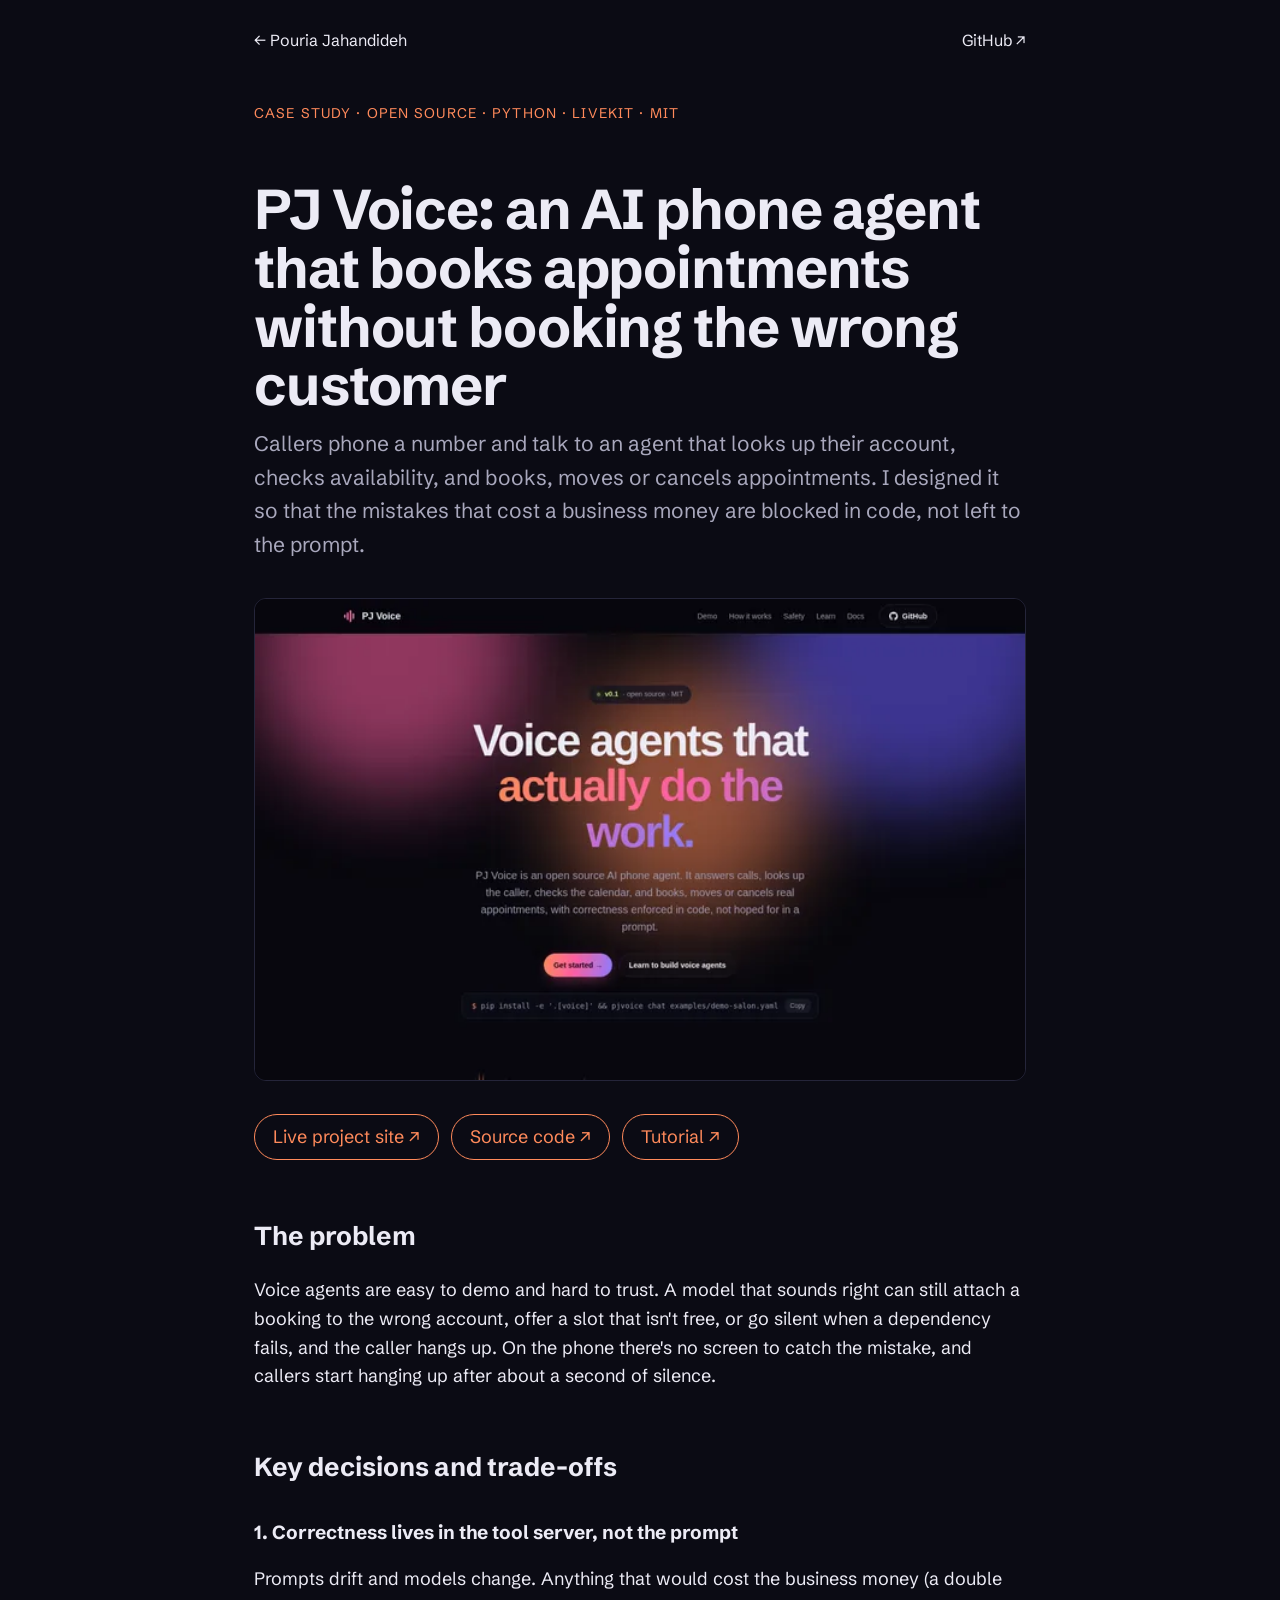
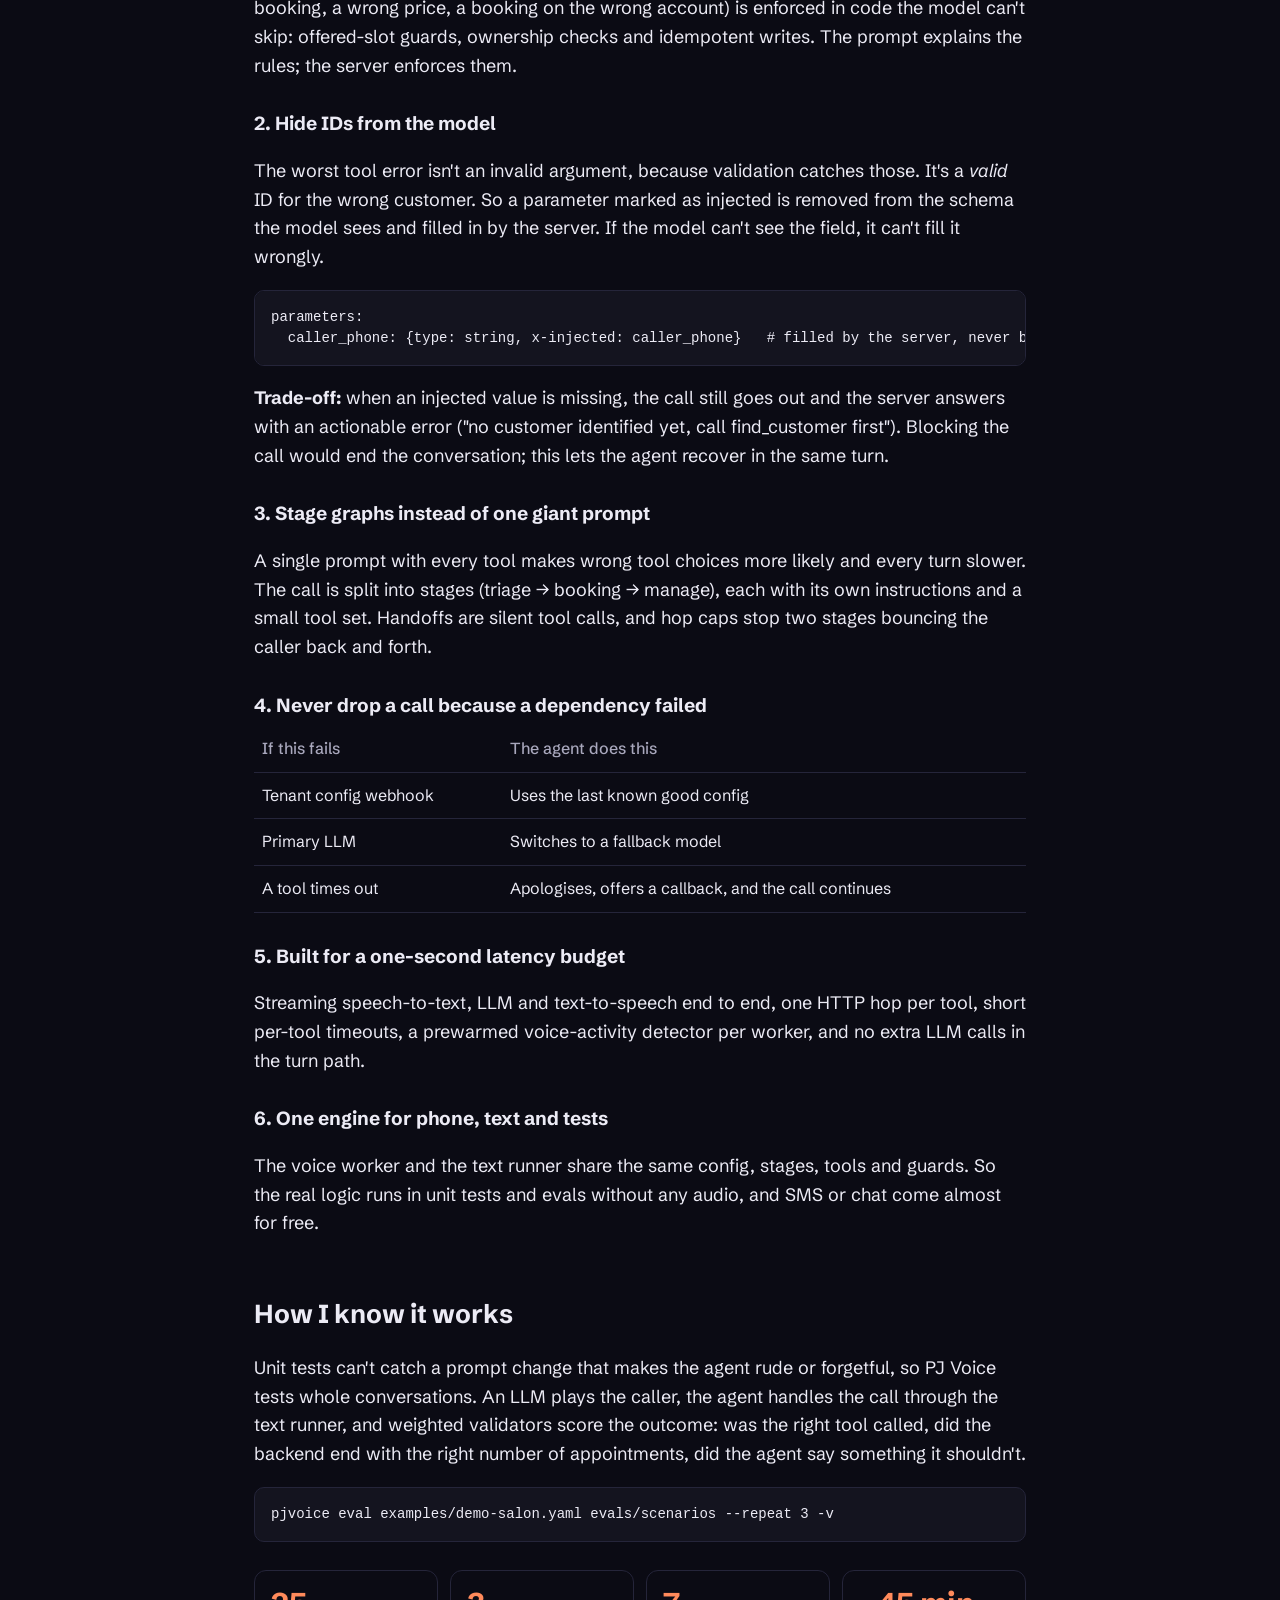
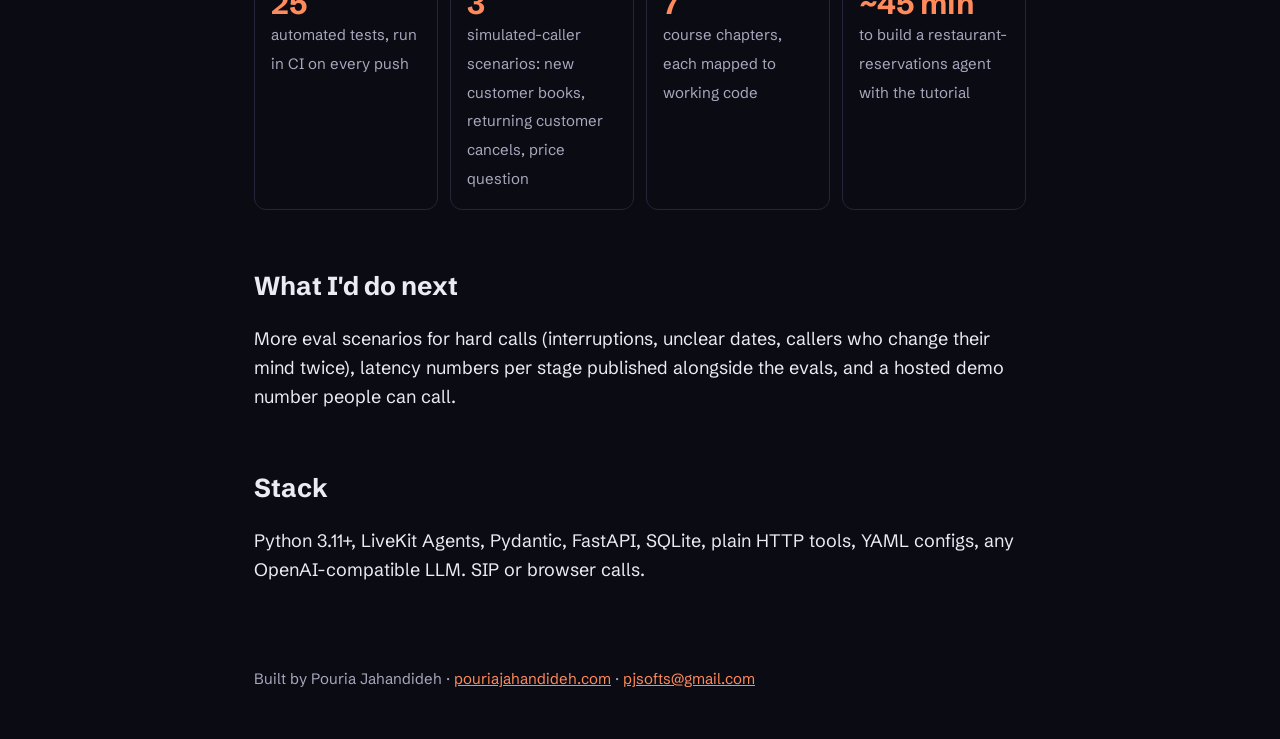
<file: work/pj-voice/index.html>
<!doctype html>
<html lang="en">
<head>
  <meta charset="utf-8">
  <meta name="viewport" content="width=device-width, initial-scale=1">
  <title>PJ Voice case study: an AI phone agent that books appointments safely · Pouria Jahandideh</title>
  <meta name="description" content="How I designed PJ Voice, an open source AI phone agent: correctness enforced on the server, hidden IDs, stage graphs, fallbacks that never drop a call, and evals that test whole conversations.">
  <link rel="canonical" href="https://pouriajahandideh.com/work/pj-voice/">
  <meta property="og:title" content="PJ Voice case study · Pouria Jahandideh">
  <meta property="og:image" content="https://pouriajahandideh.com/assets/work/pjvoice-thumb.webp">
  <link rel="icon" href="../../favicon.ico" sizes="48x48">
  <link rel="preconnect" href="https://fonts.googleapis.com">
  <link rel="preconnect" href="https://fonts.gstatic.com" crossorigin>
  <link href="https://fonts.googleapis.com/css2?family=Schibsted+Grotesk:wght@400..800&display=swap" rel="stylesheet">
  <style>
    :root { --bg:#0b0b14; --ink:#ecebf5; --muted:#a9a8bd; --accent:#ff8a5b; --line:#25253a; }
    * { box-sizing: border-box; }
    body { margin:0; background:var(--bg); color:var(--ink); font:18px/1.6 "Schibsted Grotesk", system-ui, sans-serif; }
    a { color:var(--accent); }
    header, main, footer { max-width:820px; margin:0 auto; padding:0 24px; }
    header { padding-top:28px; display:flex; justify-content:space-between; gap:16px; font-size:16px; }
    header a { color:var(--ink); text-decoration:none; }
    h1 { font-size:clamp(34px,6vw,56px); line-height:1.05; margin:56px 0 12px; letter-spacing:-0.02em; }
    .meta { color:var(--accent); font-size:14px; letter-spacing:.08em; text-transform:uppercase; margin:48px 0 0; }
    .lede { font-size:21px; color:var(--muted); margin:0 0 28px; }
    h2 { font-size:26px; margin:56px 0 12px; }
    h3 { font-size:19px; margin:28px 0 6px; }
    .shot { width:100%; height:auto; border-radius:12px; border:1px solid var(--line); margin:8px 0 0; }
    .facts { display:grid; grid-template-columns:repeat(auto-fit,minmax(170px,1fr)); gap:12px; margin:28px 0; padding:0; list-style:none; }
    .facts li { border:1px solid var(--line); border-radius:12px; padding:16px; }
    .facts strong { display:block; font-size:30px; color:var(--accent); line-height:1.1; }
    .facts span { color:var(--muted); font-size:15px; }
    pre { background:#14141f; border:1px solid var(--line); border-radius:10px; padding:16px; overflow-x:auto; font-size:14px; line-height:1.5; }
    table { width:100%; border-collapse:collapse; font-size:16px; }
    td, th { text-align:left; padding:10px 8px; border-bottom:1px solid var(--line); vertical-align:top; }
    th { color:var(--muted); font-weight:500; }
    .links { display:flex; flex-wrap:wrap; gap:12px; margin:24px 0; }
    .links a { border:1px solid var(--accent); border-radius:999px; padding:8px 18px; text-decoration:none; }
    footer { color:var(--muted); font-size:15px; padding:64px 24px 48px; }
  </style>
</head>
<body>
  <header>
    <a href="../../">← Pouria Jahandideh</a>
    <a href="https://github.com/pjsofts/pj-voice" target="_blank" rel="noopener">GitHub ↗</a>
  </header>

  <main>
    <p class="meta">Case study · Open source · Python · LiveKit · MIT</p>
    <h1>PJ Voice: an AI phone agent that books appointments without booking the wrong customer</h1>
    <p class="lede">Callers phone a number and talk to an agent that looks up their account, checks availability, and books, moves or cancels appointments. I designed it so that the mistakes that cost a business money are blocked in code, not left to the prompt.</p>

    <img class="shot" src="../../assets/work/pjvoice-thumb.webp" alt="PJ Voice project site" width="640" height="400">

    <div class="links">
      <a href="https://pjsofts.github.io/pj-voice/" target="_blank" rel="noopener">Live project site ↗</a>
      <a href="https://github.com/pjsofts/pj-voice" target="_blank" rel="noopener">Source code ↗</a>
      <a href="https://github.com/pjsofts/pj-voice/blob/main/docs/learn/tutorial-restaurant.md" target="_blank" rel="noopener">Tutorial ↗</a>
    </div>

    <h2>The problem</h2>
    <p>Voice agents are easy to demo and hard to trust. A model that sounds right can still attach a booking to the wrong account, offer a slot that isn't free, or go silent when a dependency fails, and the caller hangs up. On the phone there's no screen to catch the mistake, and callers start hanging up after about a second of silence.</p>

    <h2>Key decisions and trade-offs</h2>

    <h3>1. Correctness lives in the tool server, not the prompt</h3>
    <p>Prompts drift and models change. Anything that would cost the business money (a double booking, a wrong price, a booking on the wrong account) is enforced in code the model can't skip: offered-slot guards, ownership checks and idempotent writes. The prompt explains the rules; the server enforces them.</p>

    <h3>2. Hide IDs from the model</h3>
    <p>The worst tool error isn't an invalid argument, because validation catches those. It's a <em>valid</em> ID for the wrong customer. So a parameter marked as injected is removed from the schema the model sees and filled in by the server. If the model can't see the field, it can't fill it wrongly.</p>
<pre>parameters:
  caller_phone: {type: string, x-injected: caller_phone}   # filled by the server, never by the model</pre>
    <p><strong>Trade-off:</strong> when an injected value is missing, the call still goes out and the server answers with an actionable error ("no customer identified yet, call find_customer first"). Blocking the call would end the conversation; this lets the agent recover in the same turn.</p>

    <h3>3. Stage graphs instead of one giant prompt</h3>
    <p>A single prompt with every tool makes wrong tool choices more likely and every turn slower. The call is split into stages (triage → booking → manage), each with its own instructions and a small tool set. Handoffs are silent tool calls, and hop caps stop two stages bouncing the caller back and forth.</p>

    <h3>4. Never drop a call because a dependency failed</h3>
    <table>
      <tr><th>If this fails</th><th>The agent does this</th></tr>
      <tr><td>Tenant config webhook</td><td>Uses the last known good config</td></tr>
      <tr><td>Primary LLM</td><td>Switches to a fallback model</td></tr>
      <tr><td>A tool times out</td><td>Apologises, offers a callback, and the call continues</td></tr>
    </table>

    <h3>5. Built for a one-second latency budget</h3>
    <p>Streaming speech-to-text, LLM and text-to-speech end to end, one HTTP hop per tool, short per-tool timeouts, a prewarmed voice-activity detector per worker, and no extra LLM calls in the turn path.</p>

    <h3>6. One engine for phone, text and tests</h3>
    <p>The voice worker and the text runner share the same config, stages, tools and guards. So the real logic runs in unit tests and evals without any audio, and SMS or chat come almost for free.</p>

    <h2>How I know it works</h2>
    <p>Unit tests can't catch a prompt change that makes the agent rude or forgetful, so PJ Voice tests whole conversations. An LLM plays the caller, the agent handles the call through the text runner, and weighted validators score the outcome: was the right tool called, did the backend end with the right number of appointments, did the agent say something it shouldn't.</p>
<pre>pjvoice eval examples/demo-salon.yaml evals/scenarios --repeat 3 -v</pre>
    <ul class="facts">
      <li><strong>25</strong><span>automated tests, run in CI on every push</span></li>
      <li><strong>3</strong><span>simulated-caller scenarios: new customer books, returning customer cancels, price question</span></li>
      <li><strong>7</strong><span>course chapters, each mapped to working code</span></li>
      <li><strong>~45 min</strong><span>to build a restaurant-reservations agent with the tutorial</span></li>
    </ul>

    <h2>What I'd do next</h2>
    <p>More eval scenarios for hard calls (interruptions, unclear dates, callers who change their mind twice), latency numbers per stage published alongside the evals, and a hosted demo number people can call.</p>

    <h2>Stack</h2>
    <p>Python 3.11+, LiveKit Agents, Pydantic, FastAPI, SQLite, plain HTTP tools, YAML configs, any OpenAI-compatible LLM. SIP or browser calls.</p>
  </main>

  <footer>
    Built by Pouria Jahandideh · <a href="../../">pouriajahandideh.com</a> · <a href="mailto:pjsofts@gmail.com">pjsofts@gmail.com</a>
  </footer>
</body>
</html>
</file>
<file: style.css>
:root {
  --bg: #f3f1ec;
  --ink: #1a1814;
  --accent: #e2552c;
  --soft: color-mix(in srgb, var(--ink) 64%, var(--bg));
  --line: color-mix(in srgb, var(--ink) 16%, transparent);
  --font: "Schibsted Grotesk", system-ui, sans-serif;
  --gutter: clamp(16px, 4vw, 56px);
  --max: 1360px;
}

* { box-sizing: border-box; }
html { scroll-behavior: smooth; -webkit-text-size-adjust: 100%; }
body {
  margin: 0;
  background-color: var(--bg);
  color: var(--ink);
  font-family: var(--font);
  font-size: 17px;
  line-height: 1.55;
  transition: background-color .8s ease, color .8s ease;
  overflow-x: clip;
}
a { color: inherit; }
img { display: block; max-width: 100%; height: auto; }
h1, h2, h3 { margin: 0; font-weight: 600; }
::selection { background: var(--accent); color: var(--bg); }
:focus-visible { outline: 2px solid var(--accent); outline-offset: 4px; border-radius: 4px; }

/* Header */
.top {
  position: sticky; top: 0; z-index: 10;
  display: flex; justify-content: space-between; align-items: center; gap: 20px;
  padding: 18px var(--gutter);
  background-color: color-mix(in srgb, var(--bg) 88%, transparent);
  backdrop-filter: blur(12px);
  -webkit-backdrop-filter: blur(12px);
  transition: background-color .8s ease;
}
.name { font-weight: 700; text-decoration: none; letter-spacing: -.01em; white-space: nowrap; }
.name span { font-family: "Vazirmatn", sans-serif; font-weight: 500; color: var(--soft); margin-left: 10px; font-size: .9em; }
.top nav { display: flex; gap: 28px; }
.top nav a { text-decoration: none; color: var(--soft); transition: color .2s; }
.top nav a:hover { color: var(--ink); }
.top nav .nav-contact { color: var(--ink); font-weight: 600; }

/* Hero */
.hero {
  max-width: var(--max); margin: 0 auto;
  padding: clamp(40px, 7vh, 90px) var(--gutter) 40px;
}
.status { display: inline-flex; align-items: center; gap: 10px; margin: 0 0 28px; color: var(--soft); font-size: .95rem; }
.status i { width: 9px; height: 9px; border-radius: 50%; background: #2fa84f; box-shadow: 0 0 0 4px color-mix(in srgb, #2fa84f 22%, transparent); }
.hero h1 {
  max-width: 17ch;
  font-size: clamp(2.6rem, 5.6vw, 5.4rem);
  line-height: .98; letter-spacing: -.035em; font-weight: 650;
  text-wrap: balance;
}
.hero-foot {
  display: flex; align-items: center; gap: 24px 48px; flex-wrap: wrap;
  margin-top: 32px;
}
.hero-foot p { max-width: 50ch; margin: 0; color: var(--soft); font-size: 1.1rem; }
.hero-link {
  display: inline-flex; gap: 12px; align-items: center;
  padding: 14px 22px; border-radius: 999px;
  background: var(--ink); color: var(--bg); text-decoration: none; font-weight: 600;
  transition: transform .2s;
}
.hero-link:hover { transform: translateY(-2px); }

/* Fan of site cards */
.fan { position: relative; height: clamp(260px, 30vw, 430px); margin-top: clamp(48px, 6vw, 72px); }
.fan-card {
  --off: calc(var(--i) - 2.5);
  position: absolute; left: calc(var(--i) * 14.4%); top: calc(var(--off) * var(--off) * 7px);
  width: 28%;
  transform: rotate(calc(var(--off) * 3.5deg));
  transform-origin: 50% 120%;
  border-radius: 10px; overflow: hidden;
  background: #fff;
  box-shadow: 0 1px 2px rgb(0 0 0 / .08), 0 18px 40px -18px rgb(0 0 0 / .35);
  text-decoration: none;
  transition: transform .45s cubic-bezier(.2,.8,.2,1), box-shadow .45s;
}
.fan-card img { aspect-ratio: 16 / 10; object-fit: cover; object-position: top; width: 100%; }
.fan-card span {
  position: absolute; left: 10px; bottom: 10px;
  padding: 5px 10px; border-radius: 999px;
  background: var(--ink); color: var(--bg); font-size: .8rem; font-weight: 600;
  opacity: 0; transform: translateY(6px); transition: opacity .25s, transform .25s;
}
.fan:hover .fan-card { transform: rotate(calc(var(--off) * 4.5deg)) translateY(8px); }
.fan .fan-card:hover, .fan .fan-card:focus-visible {
  z-index: 2;
  transform: rotate(0deg) translateY(-28px) scale(1.06);
  box-shadow: 0 2px 4px rgb(0 0 0 / .1), 0 30px 60px -20px rgb(0 0 0 / .45);
}
.fan-card:hover span, .fan-card:focus-visible span { opacity: 1; transform: none; }

/* Projects */
.project {
  max-width: var(--max); margin: 0 auto;
  display: grid; grid-template-columns: minmax(0, 5fr) minmax(0, 7fr); gap: clamp(32px, 5vw, 80px);
  align-items: center;
  padding: clamp(80px, 14vh, 160px) var(--gutter);
  scroll-margin-top: 40px;
}
.meta { margin: 0 0 14px; color: var(--soft); font-size: .95rem; }
.project h2 { font-size: clamp(2.2rem, 4.4vw, 4rem); line-height: 1; letter-spacing: -.035em; text-wrap: balance; }
.lede { margin: 24px 0 26px; font-size: 1.12rem; max-width: 46ch; }
.features { list-style: none; margin: 0 0 34px; padding: 0; border-top: 1px solid var(--line); max-width: 46ch; }
.features li { padding: 11px 0; border-bottom: 1px solid var(--line); color: var(--soft); font-size: .98rem; }
.visit {
  display: inline-flex; gap: 10px; align-items: center;
  padding: 13px 22px; border-radius: 999px;
  border: 1.5px solid var(--ink); text-decoration: none; font-weight: 600;
  transition: background-color .25s, color .25s;
}
.visit:hover { background: var(--ink); color: var(--bg); }
.visit span { transition: transform .25s; }
.visit:hover span { transform: translate(2px, -2px); }

.project-visual { position: relative; padding: 0 9% 9% 0; }
.desktop {
  border-radius: 12px; overflow: hidden; background: #fff;
  box-shadow: 0 1px 2px rgb(0 0 0 / .1), 0 40px 80px -40px rgb(0 0 0 / .5);
}
.bar {
  display: flex; align-items: center; gap: 6px; padding: 10px 14px;
  background: #ecebe8; border-bottom: 1px solid #dddbd6;
}
.bar i { width: 10px; height: 10px; border-radius: 50%; background: #cfccc6; }
.bar em {
  flex: 1; margin-left: 10px; padding: 3px 12px; border-radius: 6px;
  background: #fff; color: #6d6a64; font-style: normal; font-size: .75rem;
  white-space: nowrap; overflow: hidden; text-overflow: ellipsis; max-width: 340px;
}
.screen { position: relative; overflow: hidden; container-type: size; aspect-ratio: 16 / 10; background: #f4f4f4; }
.scroller { width: 100%; max-width: none; }
.phone {
  position: absolute; right: 0; bottom: 0; width: 25%;
  padding: 7px; border-radius: 30px; background: #151515;
  box-shadow: 0 30px 60px -25px rgb(0 0 0 / .6);
}
.phone .screen { aspect-ratio: 390 / 844; border-radius: 23px; }

.in-view .scroller { animation: page-scroll var(--dur, 30s) ease-in-out infinite alternate; }
.project-visual:hover .scroller { animation-play-state: paused; }
@keyframes page-scroll {
  0%, 6% { transform: translateY(0); }
  94%, 100% { transform: translateY(calc(-100% + 100cqh)); }
}

/* About */
.about {
  max-width: var(--max); margin: 0 auto;
  display: grid; grid-template-columns: minmax(0, 5fr) minmax(0, 6fr); gap: clamp(40px, 7vw, 110px); align-items: center;
  padding: clamp(100px, 16vh, 180px) var(--gutter) clamp(60px, 10vh, 120px);
}
.about-photos { position: relative; padding: 0 22% 18% 0; }
.portrait { width: 100%; aspect-ratio: 1; object-fit: cover; border-radius: 14px; }
.race {
  position: absolute; right: 0; bottom: 0; width: 40%; margin: 0;
  padding: 8px 8px 12px; background: #fff; border-radius: 6px;
  transform: rotate(4deg);
  box-shadow: 0 20px 40px -20px rgb(0 0 0 / .45);
}
.race img { aspect-ratio: 3 / 4; object-fit: cover; border-radius: 2px; }
.race figcaption { margin-top: 8px; font-size: .75rem; color: #6d6a64; text-align: center; }
.about h2 { font-size: clamp(2.4rem, 5vw, 4.6rem); letter-spacing: -.035em; line-height: 1; margin-bottom: 30px; }
.about-text p { font-size: 1.15rem; max-width: 50ch; margin: 0 0 18px; }
.about-text p:last-child { color: var(--soft); }

/* How I work + experience */
.how { max-width: var(--max); margin: 0 auto; padding: clamp(60px, 10vh, 120px) var(--gutter) clamp(100px, 16vh, 180px); }
.how > h2, .before h2 { font-size: clamp(2rem, 3.6vw, 3.2rem); letter-spacing: -.03em; line-height: 1.05; }
.how-grid { display: grid; grid-template-columns: repeat(4, 1fr); gap: 36px; margin-top: 44px; }
.how-grid div { border-top: 2px solid var(--ink); padding-top: 20px; }
.how-grid h3 { font-size: 1.2rem; line-height: 1.25; letter-spacing: -.01em; margin-bottom: 12px; text-wrap: balance; }
.how-grid p { margin: 0; color: var(--soft); }

.before { margin-top: clamp(100px, 14vh, 160px); display: grid; grid-template-columns: minmax(0, 4fr) minmax(0, 8fr); gap: 40px; }
.before h2 { grid-row: span 2; }
.timeline { list-style: none; margin: 0; padding: 0; border-top: 1px solid var(--line); }
.timeline li {
  display: grid; grid-template-columns: 130px 200px 1fr; gap: 20px;
  padding: 18px 0; border-bottom: 1px solid var(--line);
}
.timeline span { color: var(--soft); font-variant-numeric: tabular-nums; }
.timeline p { margin: 0; color: var(--soft); }
.resume { justify-self: start; font-weight: 600; text-underline-offset: 5px; }

/* Contact */
.contact {
  padding: clamp(100px, 18vh, 200px) var(--gutter) 36px;
  max-width: var(--max); margin: 0 auto;
}
.contact h2 { font-size: clamp(2.8rem, 8vw, 7.4rem); line-height: .95; letter-spacing: -.045em; max-width: 12ch; text-wrap: balance; }
.contact > p { margin: 30px 0 50px; font-size: 1.2rem; color: var(--soft); max-width: 44ch; }
.email {
  display: inline-block; font-size: clamp(1.6rem, 4.4vw, 3.6rem); font-weight: 600; letter-spacing: -.03em;
  color: var(--accent); text-decoration: none; border-bottom: 3px solid currentColor; padding-bottom: 4px;
  overflow-wrap: anywhere;
}
.email:hover { color: var(--ink); }
.contact-row { display: flex; gap: 32px; flex-wrap: wrap; margin-top: 44px; color: var(--soft); }
.contact-row a { text-decoration: none; }
.contact footer { margin-top: clamp(100px, 16vh, 180px); padding-top: 24px; border-top: 1px solid var(--line); color: var(--soft); font-size: .9rem; }

/* Responsive */
@media (max-width: 1000px) {
  .project { grid-template-columns: 1fr; }
  .project-visual { order: -1; }
  .how-grid { grid-template-columns: 1fr 1fr; }
  .before { grid-template-columns: 1fr; }
  .before h2 { grid-row: auto; }
  .timeline li { grid-template-columns: 110px 1fr; }
  .timeline p { grid-column: 2; }
}
@media (max-width: 760px) {
  body { font-size: 16px; }
  .name span { display: none; }
  .top nav { gap: 18px; }
  .top nav a:not(.nav-contact) { display: none; }
  .hero-foot { margin-top: 28px; }
  .fan {
    height: auto; display: flex; gap: 14px; overflow-x: auto; scroll-snap-type: x mandatory;
    margin: 48px calc(var(--gutter) * -1) 0; padding: 8px var(--gutter) 24px;
    scrollbar-width: none;
  }
  .fan::-webkit-scrollbar { display: none; }
  .fan-card, .fan:hover .fan-card, .fan .fan-card:hover {
    position: relative; left: auto; top: auto; flex: 0 0 72%; transform: none; scroll-snap-align: center;
  }
  .fan-card span { opacity: 1; transform: none; }
  .project { padding-top: 72px; padding-bottom: 72px; }
  .project-visual { padding: 0 14% 16% 0; }
  .phone { width: 32%; padding: 5px; border-radius: 22px; }
  .phone .screen { border-radius: 17px; }
  .about { grid-template-columns: 1fr; }
  .about-photos { max-width: 460px; }
  .how-grid { grid-template-columns: 1fr; gap: 28px; }
  .timeline li { grid-template-columns: 1fr; gap: 2px; }
  .timeline p { grid-column: auto; margin-top: 4px; }
}
@media (prefers-reduced-motion: reduce) {
  html { scroll-behavior: auto; }
  body, .top { transition: none; }
  .in-view .scroller { animation: none; }
  .fan-card, .fan-card span { transition: none; }
}
</file>
<file: hub.css>
/* Hub homepage additions on top of style.css */

/* Four doors in the hero */
.doors {
  display: grid; grid-template-columns: repeat(4, 1fr); gap: 18px;
  margin-top: clamp(48px, 6vw, 80px);
}
.door {
  position: relative; display: flex; flex-direction: column;
  border-radius: 14px; overflow: hidden; text-decoration: none;
  background: color-mix(in srgb, var(--ink) 4%, var(--bg));
  border: 1px solid var(--line);
  transition: transform .35s cubic-bezier(.2,.8,.2,1), box-shadow .35s, border-color .35s;
}
.door:hover, .door:focus-visible {
  transform: translateY(-6px);
  border-color: color-mix(in srgb, var(--ink) 35%, transparent);
  box-shadow: 0 30px 60px -30px rgb(0 0 0 / .4);
}
.door img { aspect-ratio: 16 / 10; width: 100%; object-fit: cover; object-position: top; }
.door .door-photo { object-position: center 30%; }
.door-k {
  margin: 18px 20px 4px; font-size: .78rem; font-weight: 600;
  letter-spacing: .12em; text-transform: uppercase; color: var(--accent);
}
.door strong { margin: 0 20px; font-size: 1.35rem; letter-spacing: -.02em; line-height: 1.15; }
.door em { margin: 8px 20px 20px; font-style: normal; color: var(--soft); font-size: .95rem; }

/* What I do */
.services { max-width: var(--max); margin: 0 auto; padding: clamp(70px, 12vh, 140px) var(--gutter) clamp(40px, 6vh, 80px); }
.services > h2 { font-size: clamp(2rem, 3.6vw, 3.2rem); letter-spacing: -.03em; line-height: 1.05; }
.services .how-grid p { margin-bottom: 16px; }
.arrow-link { display: block; font-weight: 600; text-decoration: none; margin-top: 6px; color: var(--accent); }
.arrow-link:hover { text-decoration: underline; text-underline-offset: 4px; }

/* Buttons */
.visit-row { display: flex; gap: 12px; flex-wrap: wrap; }
.visit.ghost { border-color: var(--line); }
.visit.ghost:hover { border-color: var(--ink); }
.writing li a { text-decoration: none; color: var(--ink); }
.writing li a:hover { color: var(--accent); }
.writing li a::after { content: " ↗"; color: var(--soft); }

/* Open source cards */
.oss { max-width: var(--max); margin: 0 auto; padding: 0 var(--gutter) clamp(90px, 14vh, 160px); }
.oss > h2 { font-size: clamp(1.8rem, 3vw, 2.6rem); letter-spacing: -.03em; margin-bottom: 30px; }
.oss-grid { display: grid; grid-template-columns: repeat(3, 1fr); gap: 18px; }
.oss-card {
  display: flex; flex-direction: column; padding: 26px; border-radius: 16px; text-decoration: none;
  border: 1px solid var(--line);
  background: color-mix(in srgb, var(--ink) 5%, var(--bg));
  transition: transform .3s, border-color .3s;
}
.oss-card:hover { transform: translateY(-4px); border-color: color-mix(in srgb, var(--accent) 60%, transparent); }
.oss-lang { font-size: .8rem; color: var(--accent); font-weight: 600; letter-spacing: .04em; }
.oss-card h3 { font-size: 1.4rem; letter-spacing: -.02em; margin: 10px 0 8px; }
.oss-card p { margin: 0 0 20px; color: var(--soft); flex: 1; }
.oss-card em { font-style: normal; font-size: .85rem; color: var(--soft); overflow-wrap: anywhere; }
.more { display: inline-block; margin-top: 28px; font-weight: 600; text-underline-offset: 5px; }

/* Websites teaser */
.sites { max-width: var(--max); margin: 0 auto; padding: clamp(90px, 14vh, 160px) var(--gutter); }
.sites-head { max-width: 720px; }
.sites-head h2 { font-size: clamp(2.2rem, 4.4vw, 4rem); line-height: 1; letter-spacing: -.035em; text-wrap: balance; }

@media (max-width: 1000px) {
  .doors { grid-template-columns: 1fr 1fr; }
  .oss-grid { grid-template-columns: 1fr; }
}
@media (max-width: 560px) {
  .doors { grid-template-columns: 1fr; }
}

/* testimonials */
.testimonials { padding: 96px 6vw; }
.testimonials h2 { margin: 0 0 32px; }
.testimonials .quotes { display: grid; grid-template-columns: repeat(auto-fit, minmax(300px, 1fr)); gap: 24px; margin-bottom: 28px; }
.testimonials figure { margin: 0; padding: 28px; border: 1px solid currentColor; border-radius: 16px; border-color: rgba(26,24,20,.15); }
.testimonials blockquote { margin: 0 0 16px; font-size: 1.15rem; line-height: 1.5; }
.testimonials figcaption { font-size: .95rem; opacity: .75; }
</file>
